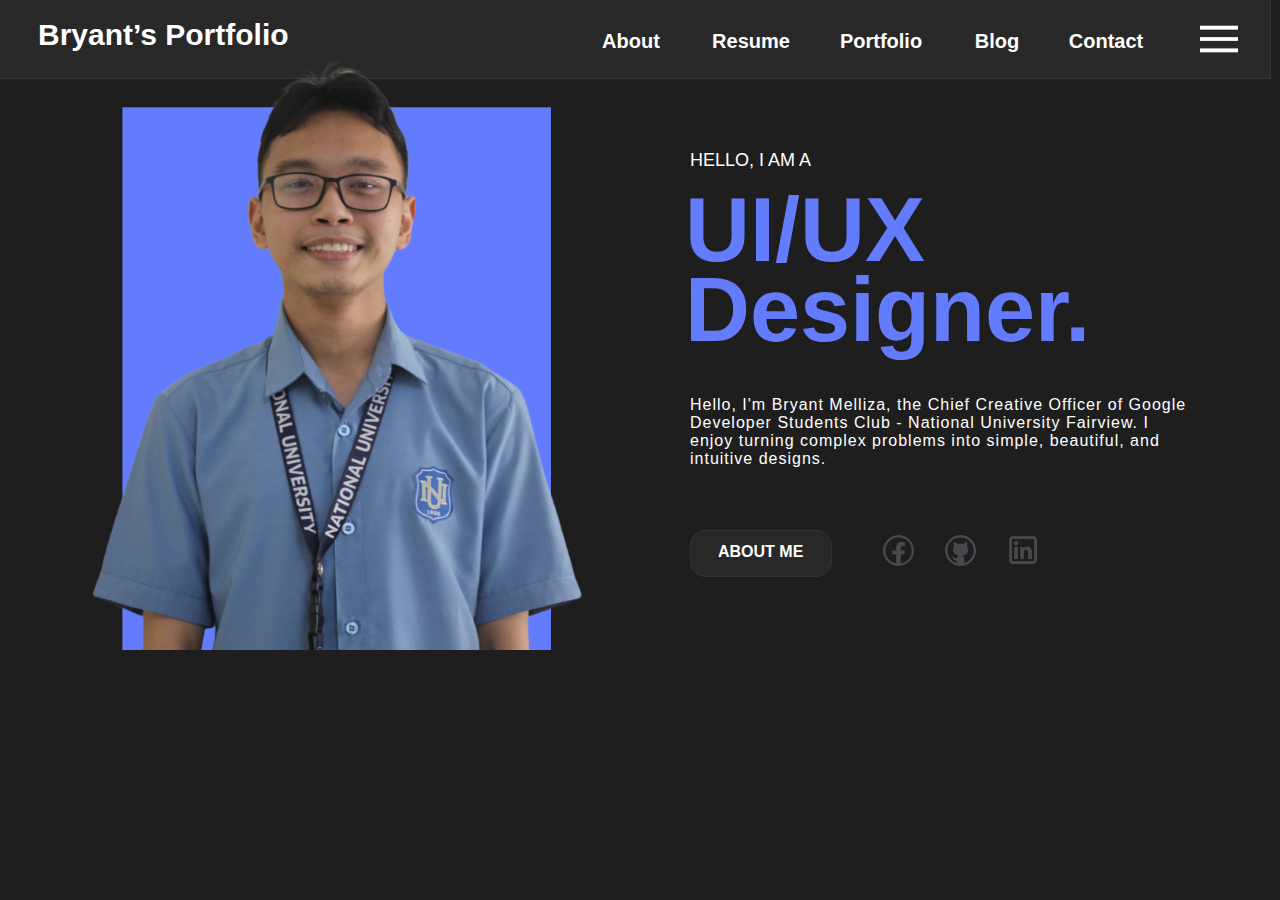
<file: index.html>
<!DOCTYPE html>
<html lang="en">
<head>
  <title>Bryant's Portfolio</title>
  <meta charset="utf-8" />
  <link rel="stylesheet" href="index.css" />
  <meta name="viewport" content="width=device-width, initial-scale=1.0">

</head>
<body class="has-scrollbar">
  <div class="landing-page">
    <div class="overlap-wrapper">
          
            <!--HEADER NAVIGATION  -->
          <div class="HEADER-NAVIGATION">
            <div class="overlap-6">
              <div class="text-wrapper-19">Bryant’s Portfolio</div>
              <a href="index.html"><button class="text-wrapper-20">About</button></a>
              <a href="resume2.html"><button class="text-wrapper-21">Resume</button></a>
              <a href="portfolio_all.html"><button class="text-wrapper-22">Portfolio</button></a>
              <a href="blog_page.html"><button class="text-wrapper-23">Blog</button></a>
              <a href="contacts.html"><button class="text-wrapper-24">Contact</button></a>
              <a href="index.html"><img class="hamburger-menu" src="hamburger.png" /></a>
            </div>
          </div>
          <img class="vector" src="bryant-landing.svg" />
        </div>

        <!-- TEXT -->
        <div class="text-contet">
          <div class="text-wrapper-7">HELLO, I AM A</div>
          <p class="hello-i-m-bryant">
            Hello, I'm Bryant Melliza, the Chief Creative Officer of Google Developer Students Club - National University Fairview. I enjoy turning complex problems into simple, beautiful, and intuitive designs.
          </p>
          <div class="text-wrapper-8">UI/UX Designer.</div>
        </div>
       
        <!-- BUTTONS -->
        <a href="about-me.html"><div class="about-me-button">
          <div class="div-wrapper"><div class="text-wrapper-9">ABOUT ME</div></div></div></a>
     

        <div class="socmeds">
            <a href="https://www.facebook.com/BryantMelliza?mibextid=ZbWKwL"><img class="facebook" src="facebook_2.png" /></a>
            <a href="https://www.linkedin.com/in/bryant-iverson-c-melliza-6759b8292/"><img class="linkedin" src="linkedin.png" /></a>
            <a href="https://github.com/brybryson?tab=repositories"><img class="github" src="github.png" /></a>
        </div>
      </div>
    </div>
  </div>
</body>
</html>
</file>
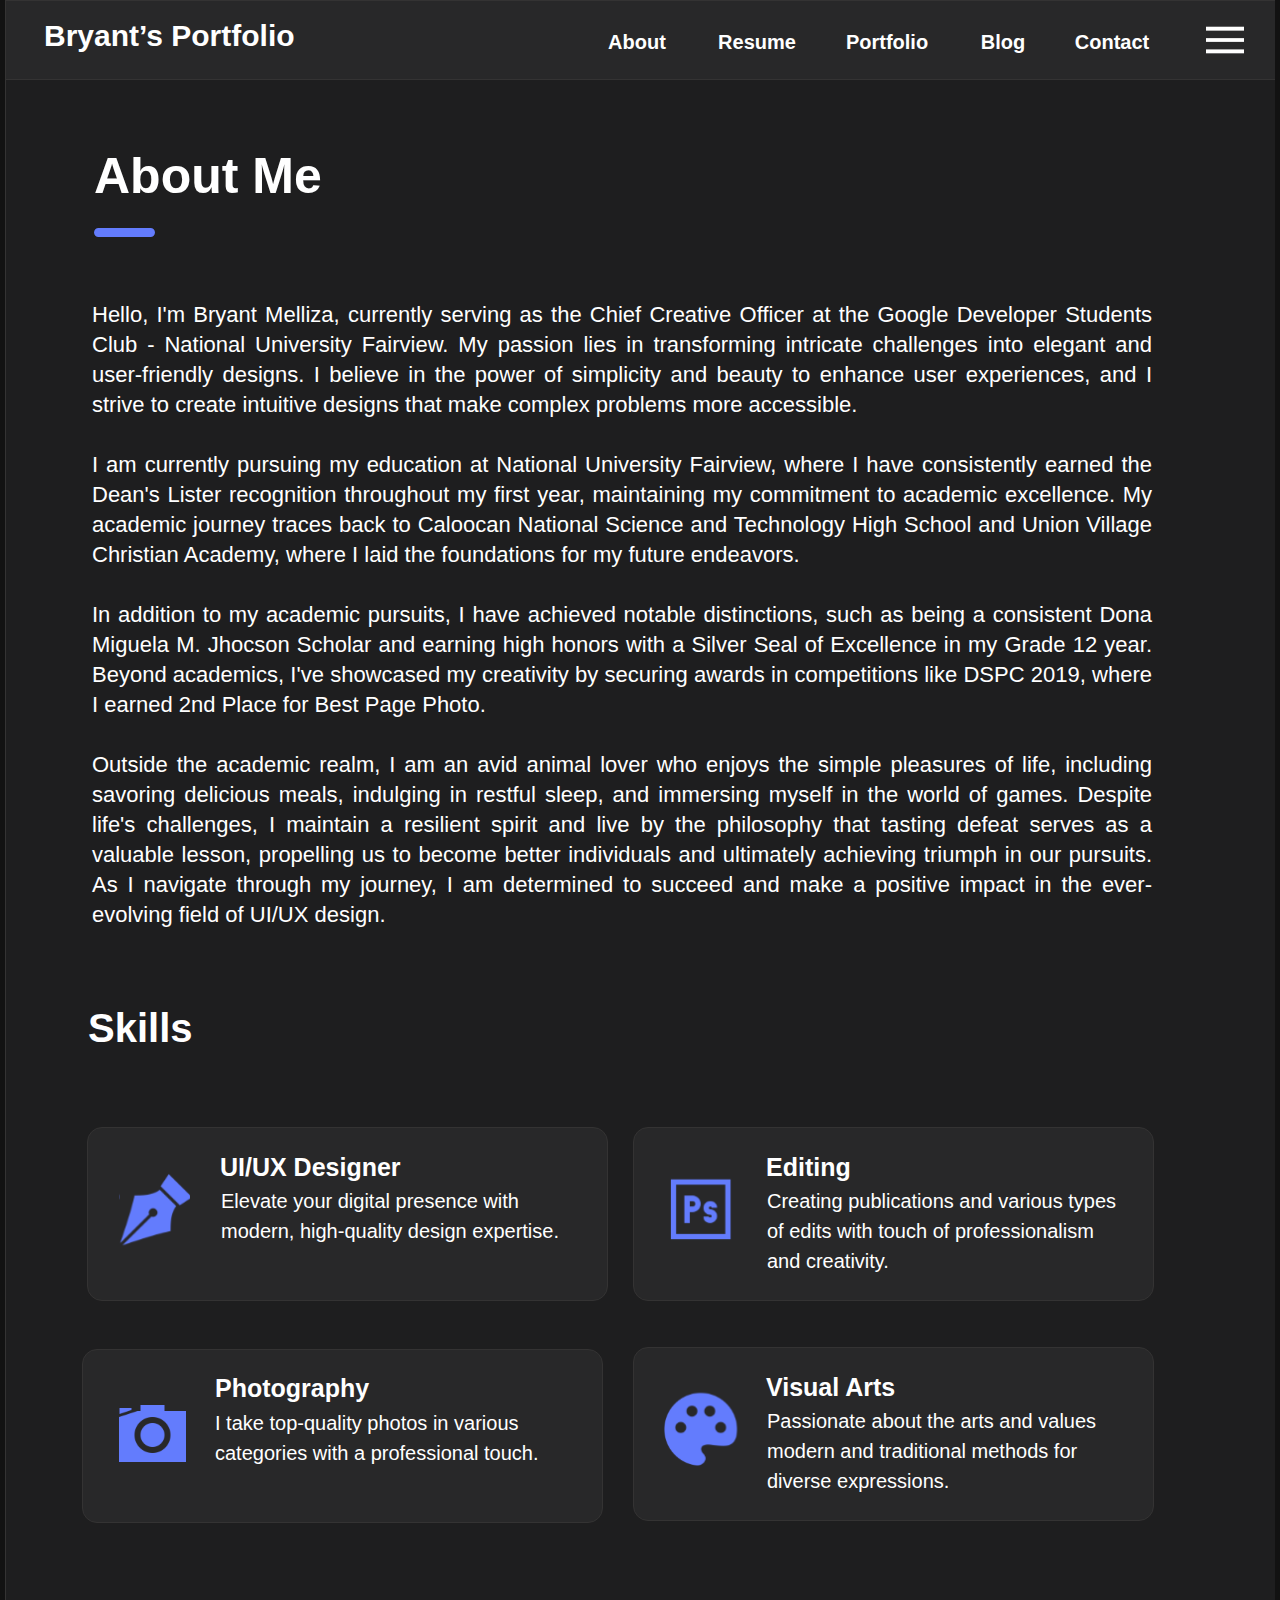
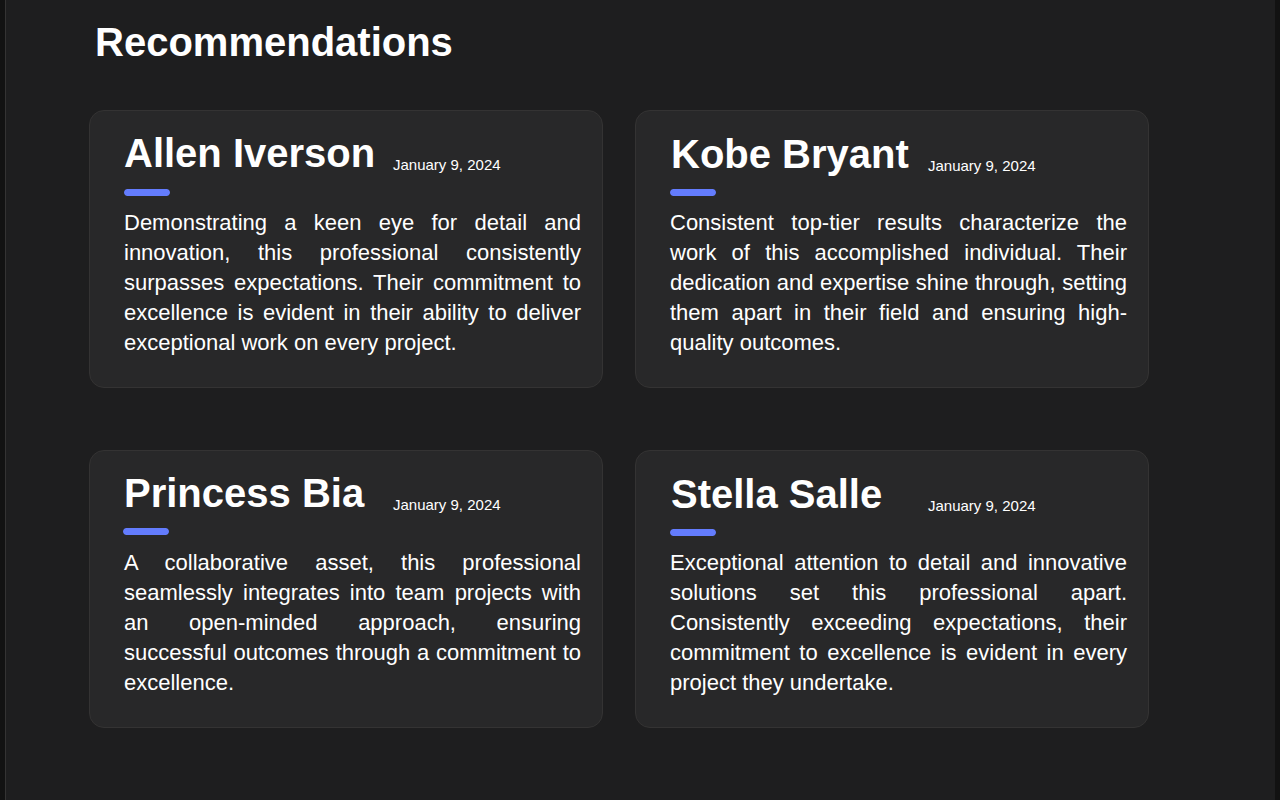
<file: about-me.html>
<!DOCTYPE html>
<html>
  <head>
    <title>Bryant’s Portfolio</title>
    <meta charset="utf-8" />
    <link rel="stylesheet" href="about-me.css" />
    <meta name="viewport" content="width=device-width, initial-scale=1.0">
  </head>
  <body>
    <div class="element-about-me">
      <div class="overlap-wrapper">
        <div class="overlap">
          <div class="base-color"></div>
          <div class="RESUME">
            <div class="text-wrapper">About Me</div>
            <img class="rectangle" src="label-rectangle.svg" />
          </div>

           <!--HEADER NAVIGATION  -->
           <div class="HEADER-NAVIGATION">
            <div class="overlap-6">
              <div class="text-wrapper-19">Bryant’s Portfolio</div>
              <a href="index.html"><button class="text-wrapper-20">About</button></a>
              <a href="resume2.html"><button class="text-wrapper-21">Resume</button></a>
              <a href="portfolio_all.html"><button class="text-wrapper-22">Portfolio</button></a>
              <a href="blog_page.html"><button class="text-wrapper-23">Blog</button></a>
              <a href="contacts.html"><button class="text-wrapper-24">Contact</button></a>
              <a href="index.css"><img class="hamburger-menu" src="hamburger.png" /></a>
            </div>
          </div>
          <img class="vector" src="bryant-landing.svg" />
        </div>


          <p class="hello-i-m-bryant">
            Hello, I&#39;m Bryant Melliza, currently serving as the Chief Creative Officer at the Google Developer
            Students Club - National University Fairview. My passion lies in transforming intricate challenges into
            elegant and user-friendly designs. I believe in the power of simplicity and beauty to enhance user
            experiences, and I strive to create intuitive designs that make complex problems more accessible.<br /><br />I
            am currently pursuing my education at National University Fairview, where I have consistently earned the
            Dean&#39;s Lister recognition throughout my first year, maintaining my commitment to academic excellence. My
            academic journey traces back to Caloocan National Science and Technology High School and Union Village
            Christian Academy, where I laid the foundations for my future endeavors.<br /><br />In addition to my
            academic pursuits, I have achieved notable distinctions, such as being a consistent Dona Miguela M. Jhocson
            Scholar and earning high honors with a Silver Seal of Excellence in my Grade 12 year. Beyond academics,
            I&#39;ve showcased my creativity by securing awards in competitions like DSPC 2019, where I earned 2nd Place
            for Best Page Photo.<br /><br />Outside the academic realm, I am an avid animal lover who enjoys the simple
            pleasures of life, including savoring delicious meals, indulging in restful sleep, and immersing myself in
            the world of games. Despite life&#39;s challenges, I maintain a resilient spirit and live by the philosophy
            that tasting defeat serves as a valuable lesson, propelling us to become better individuals and ultimately
            achieving triumph in our pursuits. As I navigate through my journey, I am determined to succeed and make a
            positive impact in the ever-evolving field of UI/UX design.
          </p>

          <div class="SKILLS">
            <div class="text-wrapper-7">Skills</div>
            <div class="UI-UX-DESIGNER">
              <div class="overlap-group-2">
                <div class="text-wrapper-8">UI/UX Designer</div>
                <p class="p">Elevate your digital presence with modern, high-quality design expertise.</p>
                <img class="pen" src="ui-ux.svg" />
              </div>
            </div>

            <div class="EDITING">
              <div class="overlap-group-2">
                <div class="text-wrapper-9">Editing</div>
                <p class="text-wrapper-10">
                  Creating publications and various types of edits with touch of professionalism and creativity.
                </p>
                <img class="icons-pen" src="photoshop.svg" />
              </div>
            </div>

            <div class="overlap-group-wrapper">
              <div class="overlap-group-2">
                <div class="text-wrapper-9">Visual Arts</div>
                <p class="text-wrapper-100">
                  Passionate about the arts and values modern and traditional methods for diverse expressions.
                </p>
                <img class="icons-pen" src="visual arts.svg" />
              </div>
            </div>

            <div class="PHOTOGRAPHY">
              <div class="overlap-group-2">
                <div class="text-wrapper-11">Photography</div>
                <p class="text-wrapper-12">
                  I take top-quality photos in various categories with a professional touch.
                </p>
                <img class="img" src="photography.svg" />
              </div>
            </div>
          </div>

          <!-- RECOMMENDATIONS -->
          

          <!-- SDSDSD -->


          <div class="RECOMMENDATIONS">
            <div class="text-wrapper-13">Recommendations</div>
            
            <div class="ALLEN-IVERSON">
              <div class="overlap-group-3">
                <div class="text-wrapper-14">Allen Iverson</div>
                <div class="text-wrapper-15">January 9, 2024</div>
                <p class="text-wrapper-16">
                  Demonstrating a keen eye for detail and innovation, this professional consistently surpasses
                  expectations. Their commitment to excellence is evident in their ability to deliver exceptional work
                  on every project.
                </p>
                <img class="rectangle-2" src="recommendation-line.svg" />
              </div>
            </div>
            <div class="KOBE-BRYANT">
              <div class="overlap-group-3">
                <div class="overlap-group-4">
                  <div class="kobe-bryant">Kobe Bryant</div>
                  <div class="text-wrapper-17">January 9, 2024</div>
                </div>
                <p class="text-wrapper-16">
                  Consistent top-tier results characterize the work of this accomplished individual. Their dedication
                  and expertise shine through, setting them apart in their field and ensuring high-quality outcomes.
                </p>
                <img class="rectangle-2" src="recommendation-line.svg" />
              </div>
            </div>

            <div class="PRINCESS-BIA">
              <div class="overlap-2">
                <div class="text-wrapper-14">Princess Bia</div>
                <div class="text-wrapper-15">January 9, 2024</div>
                <p class="text-wrapper-16"> 
                  A collaborative asset, this professional seamlessly integrates into team projects with an open-minded 
                  approach, ensuring successful outcomes through a commitment to excellence.
                </p>
              </div>
              <img class="rectangle-3" src="recommendation-line.svg" />
            </div>

            <!-- FOURTH RECOMMENDER -->
            <div class="KOBE-BRYANT-2">
              <div class="overlap-group-3-2">
                <div class="overlap-group-4-2">
                  <div class="kobe-bryant-2">Stella Salle</div>
                  <div class="text-wrapper-17-2">January 9, 2024</div>
                </div>
                <p class="text-wrapper-16-2">
                  Exceptional attention to detail and innovative solutions set this professional apart. Consistently
                  exceeding expectations, their commitment to excellence is evident in every project they undertake.
                </p>
                <img class="rectangle-2-2" src="recommendation-line.svg" />
              </div>
            </div>
            
          </div>
        </div>

      </div>
    </div>
  </body>
</html>
</file>
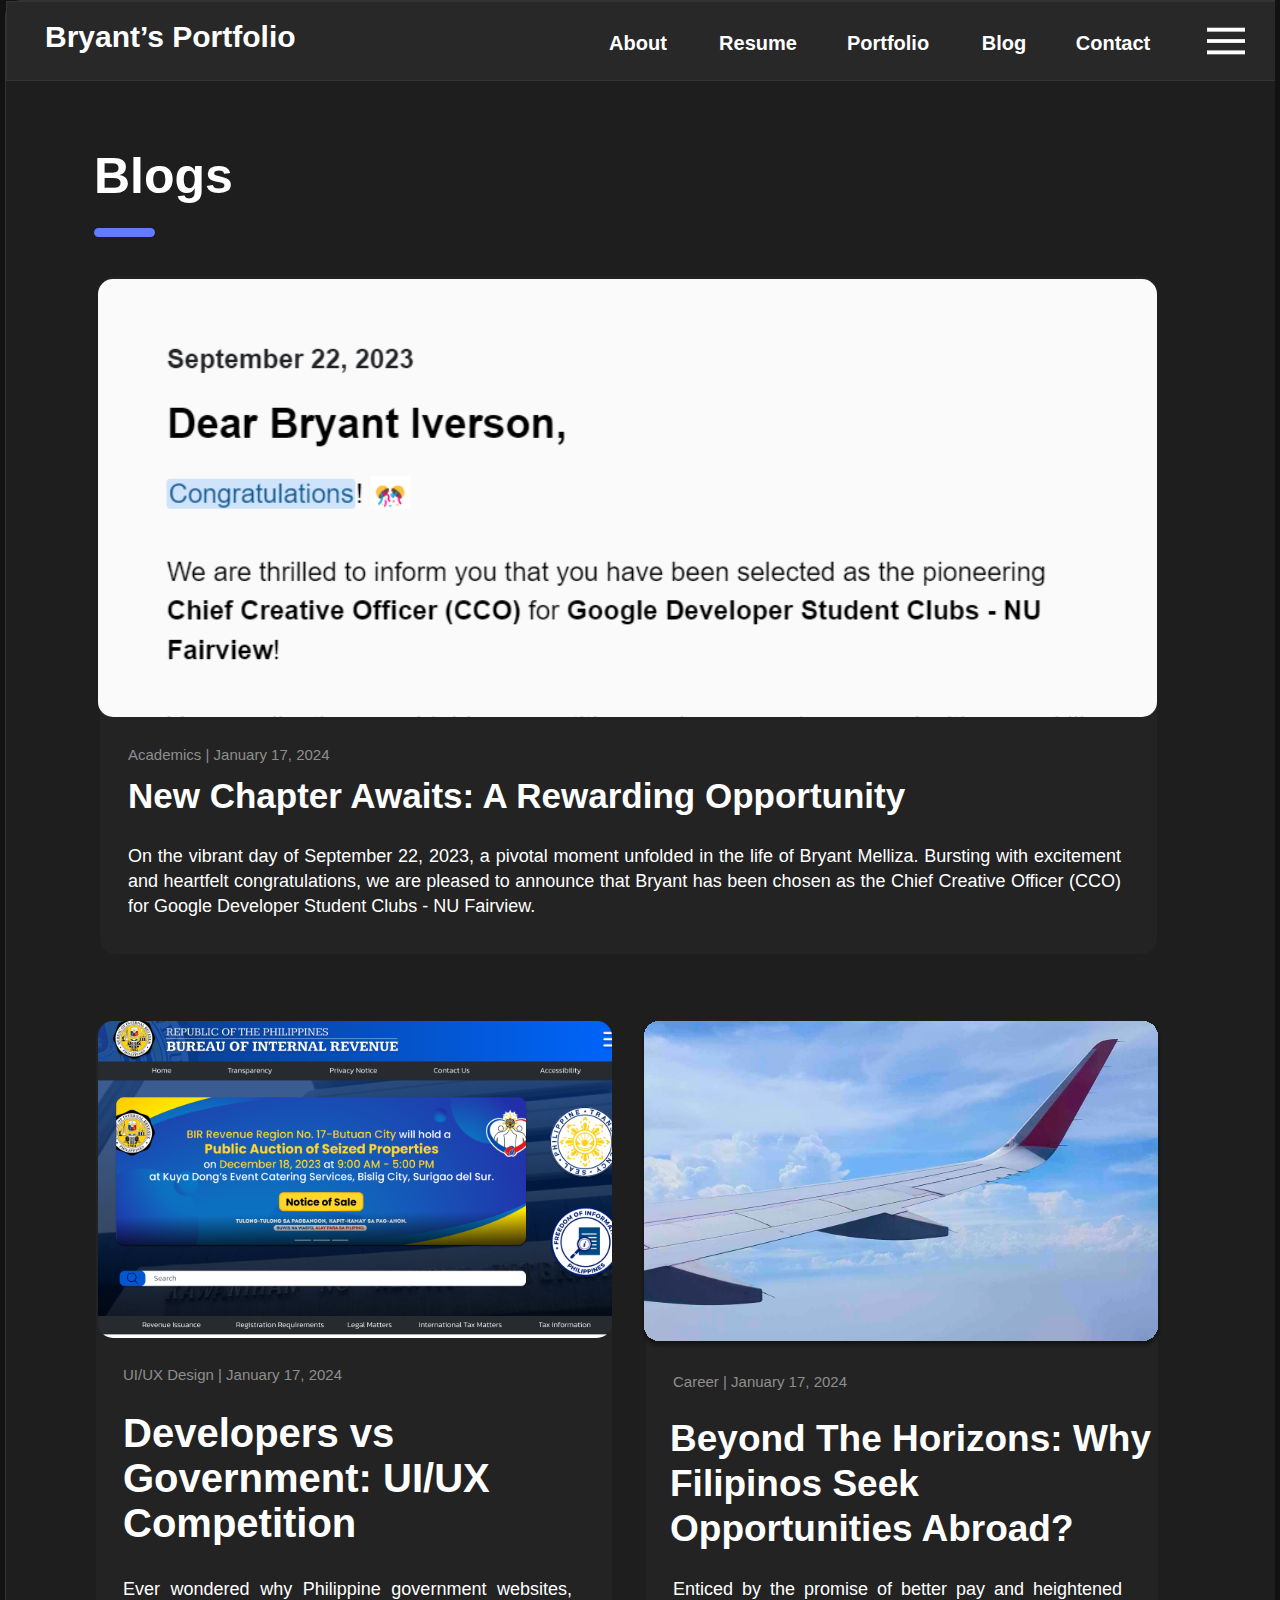
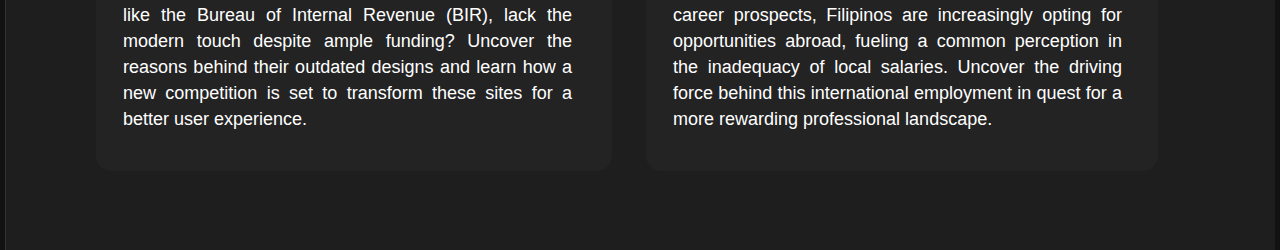
<file: blog_page.html>
<!DOCTYPE html>
<html>
  <head>
    <title>Bryant’s Portfolio</title>
    <meta charset="utf-8" />
    <link rel="stylesheet" href="blog_page.css" />
  </head>
  <body>
    <div class="element-blog">
      <div class="overlap-wrapper">
        <div class="overlap">
          <div class="RESUME">
            <div class="text-wrapper">Blogs</div>
            <img class="rectangle" src="Rectangle 2.svg" />
          </div>

            <!-- HEADER NAV -->
        <div class="HEADER-NAVIGATION">
            <div class="overlap-6">
            <div class="text-wrapper-19">Bryant’s Portfolio</div>
            <a href="index.html"><button class="text-wrapper-20">About</button></a>
            <a href="resume2.html"><button class="text-wrapper-21">Resume</button></a>
            <a href="portfolio_all.html"><button class="text-wrapper-22">Portfolio</button></a>
            <a href="blog_page.html"><button class="text-wrapper-23">Blog</button></a>
            <a href="contacts.html"><button class="text-wrapper-24">Contact</button></a>
            <a href="index.html"><img class="hamburger-menu" src="hamburger.png" /></a>
            </div>
        </div>

          <div class="banner-blog">
            <div class="overlap-2">
              <div class="container-background"></div>
              <p class="title">New Chapter Awaits: A Rewarding Opportunity</p>
              <p class="DATE">Academics | January 17, 2024</p>
              <p class="lead">
                <span class="span"
                  >On the vibrant day of September 22, 2023, a pivotal moment unfolded in the life of Bryant Melliza.
                  Bursting with excitement and heartfelt congratulations, we are pleased to announce that Bryant has
                  been chosen as the Chief Creative Officer (CCO) for Google Developer Student Clubs - NU Fairview.<br
                /></span>
                <span class="text-wrapper-7"><br /><br /><br /></span>
              </p>
              <img class="gdsc-acceptance" src="gdsc-acceptance.svg" />
            </div>
          </div>
          
          <div class="blog">
            <div class="overlap-3">
              <p class="p">Developers vs Government: UI/UX Competition</p>
              <p class="DATE-2">UI/UX Design | January 17, 2024</p>
              <p class="lead-2">
                <span class="span"
                  >Ever wondered why Philippine government websites, like the Bureau of Internal Revenue (BIR), lack the
                  modern touch despite ample funding? Uncover the reasons behind their outdated designs and learn how a
                  new competition is set to transform these sites for a better user experience.<br /><br /><br
                /></span>
                <span class="text-wrapper-7"><br /><br /><br /></span>
              </p>
              <img class="UI-UX-CONTEST" src="UX CONTEST.svg" />
            </div>
          </div>
          <div class="overlap-4">
            <div class="container-background-2"></div>
            <p class="title-2">Beyond The Horizons: Why Filipinos Seek Opportunities Abroad?</p>
            <p class="DATE-3">Career | January 17, 2024</p>
            <p class="lead-3">
              <span class="span"
                >Enticed by the promise of better pay and heightened career prospects, Filipinos are increasingly opting
                for opportunities abroad, fueling a common perception in the inadequacy of local salaries. Uncover the
                driving force behind this international employment in quest for a more rewarding professional
                landscape.<br /><br /><br /><br /><br
              /></span>
              <span class="text-wrapper-7"><br /><br /><br /></span>
            </p>
            <img class="image" src="third-blog.svg" />
          </div>
        </div>
      </div>
    </div>
  </body>
</html>
</file>
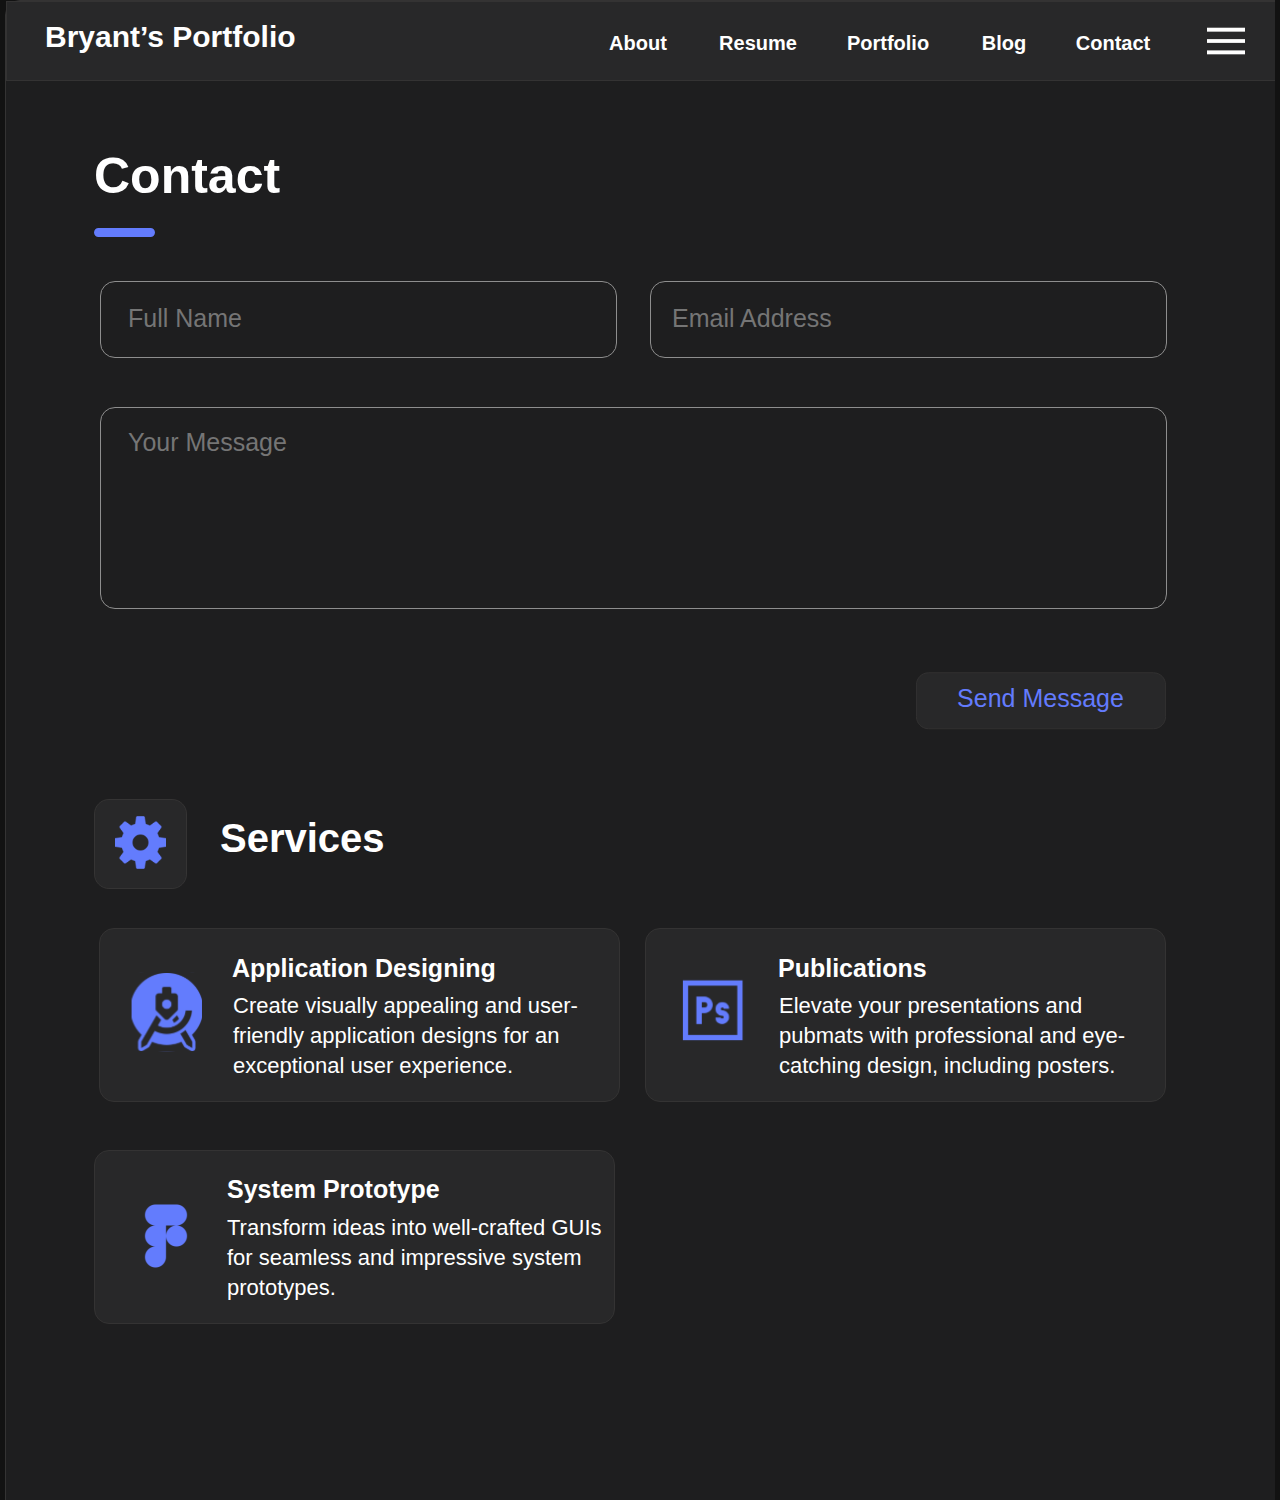
<file: contacts.html>
<!DOCTYPE html>
<html>
  <head>
  <title>Bryant’s Portfolio</title>

    <meta charset="utf-8" />
    <link rel="stylesheet" href="contacts.css" />
  </head>
  <body>
    <div class="element-contact">
      <div class="overlap-wrapper">
        <div class="overlap">
          <div class="RESUME">
            <div class="text-wrapper">Contact</div>
            <img class="rectangle" src="Rectangle 2.svg" />
          </div>



             <!--HEADER NAVIGATION  -->
        <div class="HEADER-NAVIGATION">
            <div class="overlap-6">
            <div class="text-wrapper-19">Bryant’s Portfolio</div>
            <a href="index.html"><button class="text-wrapper-20">About</button></a>
            <a href="resume2.html"><button class="text-wrapper-21">Resume</button></a>
            <a href="portfolio_all.html"><button class="text-wrapper-22">Portfolio</button></a>
            <a href="blog_page.html"><button class="text-wrapper-23">Blog</button></a>
            <a href="contacts.html"><button class="text-wrapper-24">Contact</button></a>
            <a href="index.html"><img class="hamburger-menu" src="hamburger.png" /></a>
            </div>
        </div>
  



          <div class="UI-UX-DESIGNER">
            <div class="overlap-2">
              <div class="text-wrapper-7">Application Designing</div>
              <p class="p">
                Create visually appealing and user-friendly application designs for an exceptional user experience.
              </p>
              <img class="pen" src="android.svg" />
            </div>
          </div>
          <div class="EDITING">
            <div class="overlap-2">
              <div class="text-wrapper-8">Publications</div>
              <p class="text-wrapper-9">
                Elevate your presentations and pubmats with professional and eye-catching design, including posters.
              </p>
              <img class="icons-pen" src="photoshop.svg" />
            </div>
          </div>
          <div class="PHOTOGRAPHY">
            <div class="overlap-2">
              <div class="text-wrapper-10">System Prototype</div>
              <p class="text-wrapper-11">
                Transform ideas into well-crafted GUIs for seamless and impressive system prototypes.
              </p>
              <img class="img" src="figma.svg" />
            </div>
          </div>



          <!-- INPUT PARTS WHERE USERS CAN INPUT -->
      <form action="contacts.html" method="post">
        <div class="header-label">
          <div class="pen-wrapper"><img class="pen-2" src="service.svg" /></div>
          <div class="text-wrapper-12">Services</div>
        </div>
        
        <!-- Full Name Input -->
        <div class="overlap-3">
          <div class="rectangle-2"></div>
          <input type="text" name="full_name" class="text-wrapper-14" placeholder="Full Name" required />
        </div>
        
        <!-- Message Textarea -->
        <div class="overlap-4">
          <textarea name="message" class="text-wrapper-15" placeholder="Your Message" required></textarea>
        </div>
        
        <!-- Email Address Input -->
        <div class="overlap-5">
          <div class="rectangle-2"></div>
          <input type="email" name="email" class="text-wrapper-16" placeholder="Email Address" required />
        </div>

        <!-- Submit Button -->
        <div class="submit-button">
          <button type="submit" class="div-wrapper"><div class="text-wrapper-13">Send Message</div></button>
        </div>
      </form>

        
          </div>
        </div>
      </div>
    </div>
  </body>
</html>
</file>
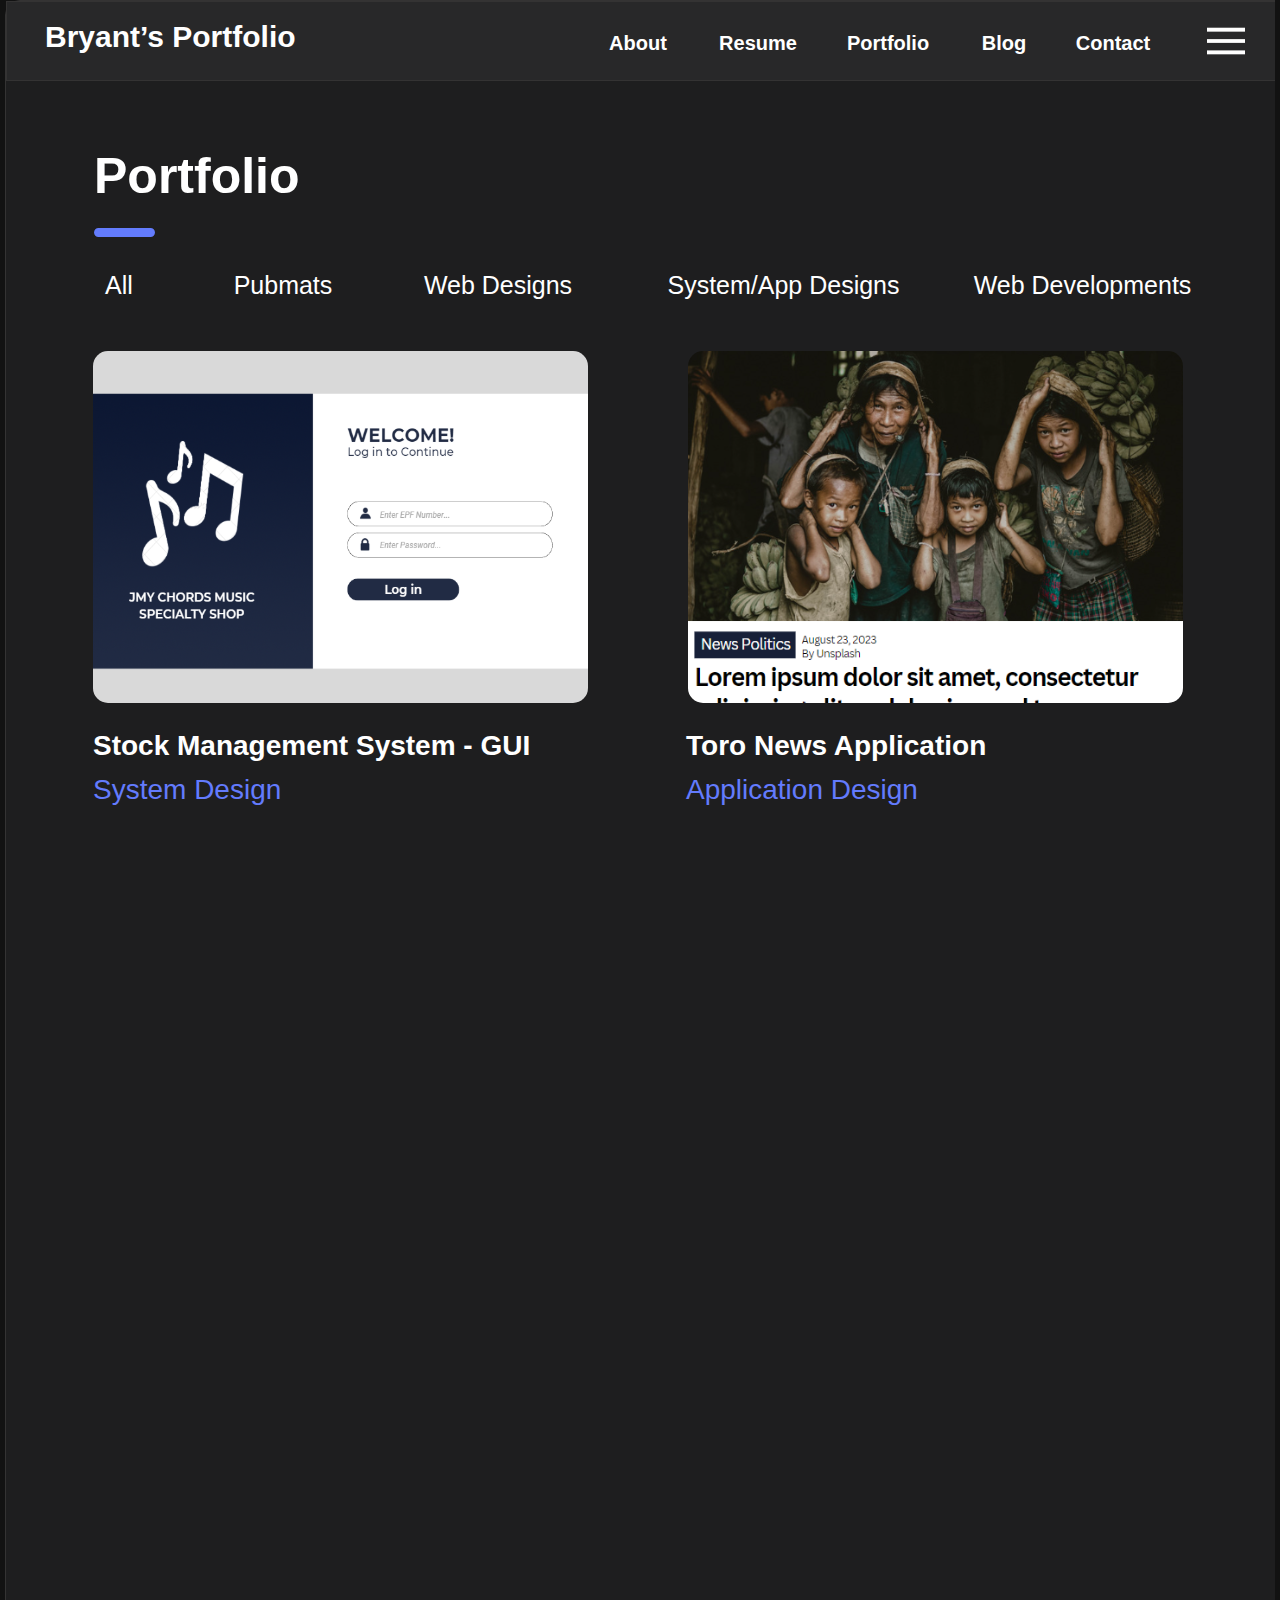
<file: portfolio_system-app-designs.html>
<!DOCTYPE html>
<html>
  <head>
    <title>Bryant’s Portfolio</title>
    <meta charset="utf-8" />
    <link rel="stylesheet" href="portfolio_system-app-designs.css" />
  </head>
  <body>
    <div class="element-portfolio-all">
      <div class="overlap-wrapper">
        <div class="overlap">
          <div class="portfolio">
            <div class="text-wrapper">Portfolio</div>
            <img class="rectangle" src="Rectangle 2.svg" />
          </div>
          
    
          <div class="div-1">
            <div class="text-wrapper-2-1">Stock Management System - GUI</div>
            <div class="text-wrapper-3-1">System Design</div>
            <img class="stock" src="stock.svg" />
          </div>

          <div class="div">
            <div class="text-wrapper-2">Toro News Application</div>
            <div class="text-wrapper-3">Application Design</div>
            <img class="toro" src="toro.svg" />
          </div>

          <!-- <div class="overlap-group">
            <div class="album-2">
              <div class="text-wrapper-4">Website Prototype</div>
              <div class="text-wrapper-5">Web Designs</div>
              <img class="web-prototype" src="web-prototype.svg" />
            </div>
            
            <div class="album-3">
              <div class="text-wrapper-6">School Orgs Pubmats</div>
              <div class="text-wrapper-7">Pubmats</div>
              <img class="gdsc" src="gdsc.svg" />
            </div>
          </div>
          <div class="overlap-2">
            <div class="album-4">
              <div class="text-wrapper-8">Looking for the Pride</div>
              <div class="text-wrapper-9">Pubmats</div>
              <img class="img" src="pride.svg" />
            </div>
            <div class="album-5">
              <div class="text-wrapper-8">Vacation Forms</div>
              <div class="text-wrapper-9">Web Developments</div>
              <img class="img" src="forms.svg" />
            </div>
          </div> -->


          <div class="navbar">
            <a href="portfolio_all.html"><button class="text-wrapper-10">All</button></a>
            <a href="portfolio_pubmats.html"><button class="text-wrapper-11">Pubmats</button></a>
            <a href="portfolio_web-designs.html"><button class="text-wrapper-12">Web Designs</button></a>
            <a href="portfolio_system-app-designs.html"><button class="text-wrapper-13">System/App Designs</button></a>
            <a href="portfolio_web-developments.html"><button class="text-wrapper-14">Web Developments</button></a>
          </div>

        <!--HEADER NAVIGATION  -->
        <div class="HEADER-NAVIGATION">
            <div class="overlap-6">
            <div class="text-wrapper-19">Bryant’s Portfolio</div>
            <a href="index.html"><button class="text-wrapper-20">About</button></a>
            <a href="resume2.html"><button class="text-wrapper-21">Resume</button></a>
            <a href="portfolio_all.html"><button class="text-wrapper-22">Portfolio</button></a>
            <a href="blog_page.html"><button class="text-wrapper-23">Blog</button></a>
            <a href="contacts.html"><button class="text-wrapper-24">Contact</button></a>
            <a href="index.html"><img class="hamburger-menu" src="hamburger.png" /></a>
            </div>
        </div>
  
        </div>
      </div>
    </div>
  </body>
</html>
</file>
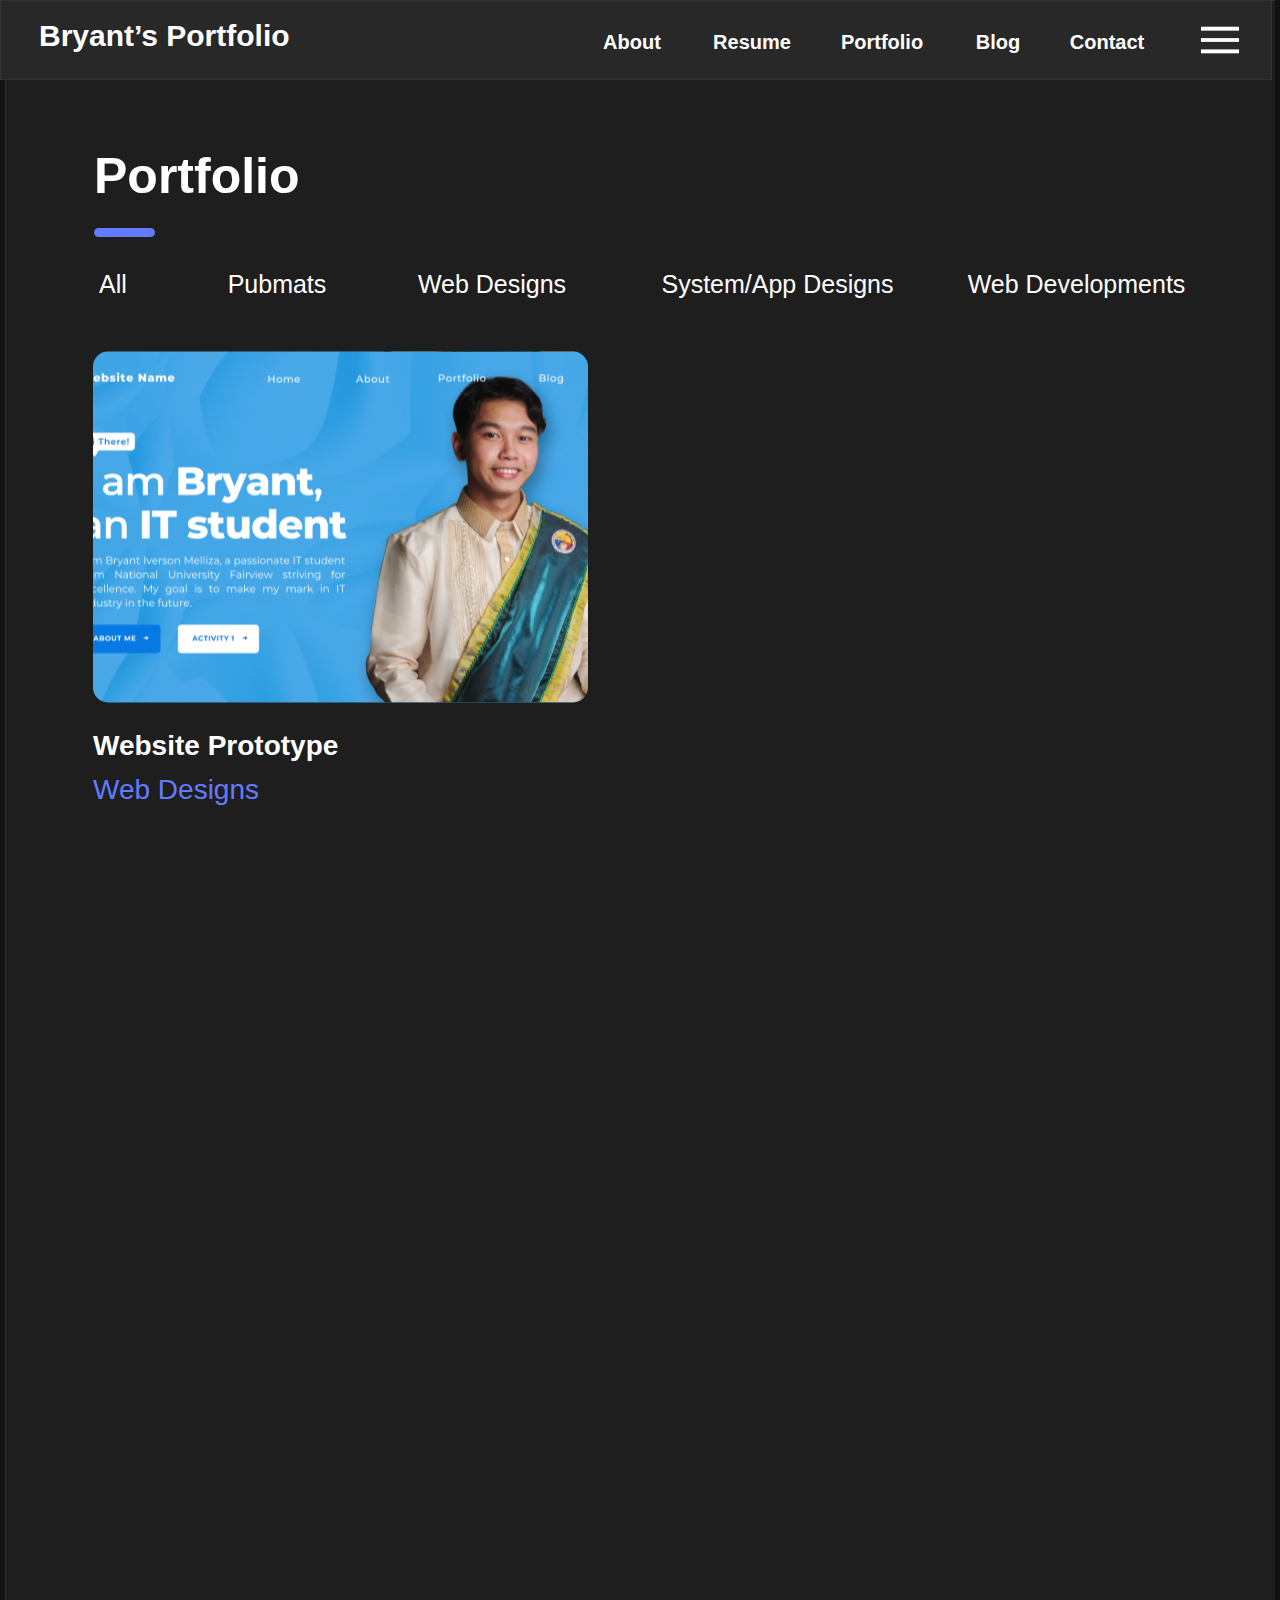
<file: portfolio_web-designs.html>
<!DOCTYPE html>
<html>
  <head>
    <title>Bryant’s Portfolio</title>
    <meta charset="utf-8" />
    <link rel="stylesheet" href="portfolio_web-designs.css" />
  </head>
  <body>
    <div class="element-portfolio-all">
      <div class="overlap-wrapper">
        <div class="overlap">
          <div class="portfolio">
            <div class="text-wrapper">Portfolio</div>
            <img class="rectangle" src="Rectangle 2.svg" />
          </div>
          
    
          <!-- <div class="div-1">
            <div class="text-wrapper-2-1">Stock Management System - GUI</div>
            <div class="text-wrapper-3-1">System Design</div>
            <img class="stock" src="stock.svg" />
          </div>

          <div class="div">
            <div class="text-wrapper-2">Toro News Application</div>
            <div class="text-wrapper-3">Application Design</div>
            <img class="toro" src="toro.svg" />
          </div> -->

        
            <div class="div-1">
              <div class="text-wrapper-2-1">Website Prototype</div>
              <div class="text-wrapper-3-1">Web Designs</div>
              <img class="stock" src="web-prototype.svg" />
            </div>
            
            <!-- <div class="album-3">
              <div class="text-wrapper-6">GDSC - NUFV Membership</div>
              <div class="text-wrapper-7">Pubmats</div>
              <img class="gdsc" src="gdsc.svg" />
            </div>
          </div>
          <div class="overlap-2">
            <div class="album-4">
              <div class="text-wrapper-8">Looking for the Pride</div>
              <div class="text-wrapper-9">Pubmats</div>
              <img class="img" src="pride.svg" />
            </div>
            <div class="album-5">
              <div class="text-wrapper-8">Vacation Forms</div>
              <div class="text-wrapper-9">Web Developments</div>
              <img class="img" src="forms.svg" />
            </div>
          </div> -->
          </div>
        </div>

          <div class="navbar">
            <a href="portfolio_all.html"><button class="text-wrapper-10">All</button></a>
            <a href="portfolio_pubmats.html"><button class="text-wrapper-11">Pubmats</button></a>
            <a href="portfolio_web-designs.html"><button class="text-wrapper-12">Web Designs</button></a>
            <a href="portfolio_system-app-designs.html"><button class="text-wrapper-13">System/App Designs</button></a>
            <a href="portfolio_web-developments.html"><button class="text-wrapper-14">Web Developments</button></a>
          </div>

        <!--HEADER NAVIGATION  -->
        <div class="HEADER-NAVIGATION">
            <div class="overlap-6">
            <div class="text-wrapper-19">Bryant’s Portfolio</div>
            <a href="index.html"><button class="text-wrapper-20">About</button></a>
            <a href="resume2.html"><button class="text-wrapper-21">Resume</button></a>
            <a href="portfolio_all.html"><button class="text-wrapper-22">Portfolio</button></a>
            <a href="blog_page.html"><button class="text-wrapper-23">Blog</button></a>
            <a href="contacts.html"><button class="text-wrapper-24">Contact</button></a>
            <a href="index.html"><img class="hamburger-menu" src="hamburger.png" /></a>
            </div>
        </div>
  
        </div>
      </div>
    </div>
  </body>
</html>
</file>
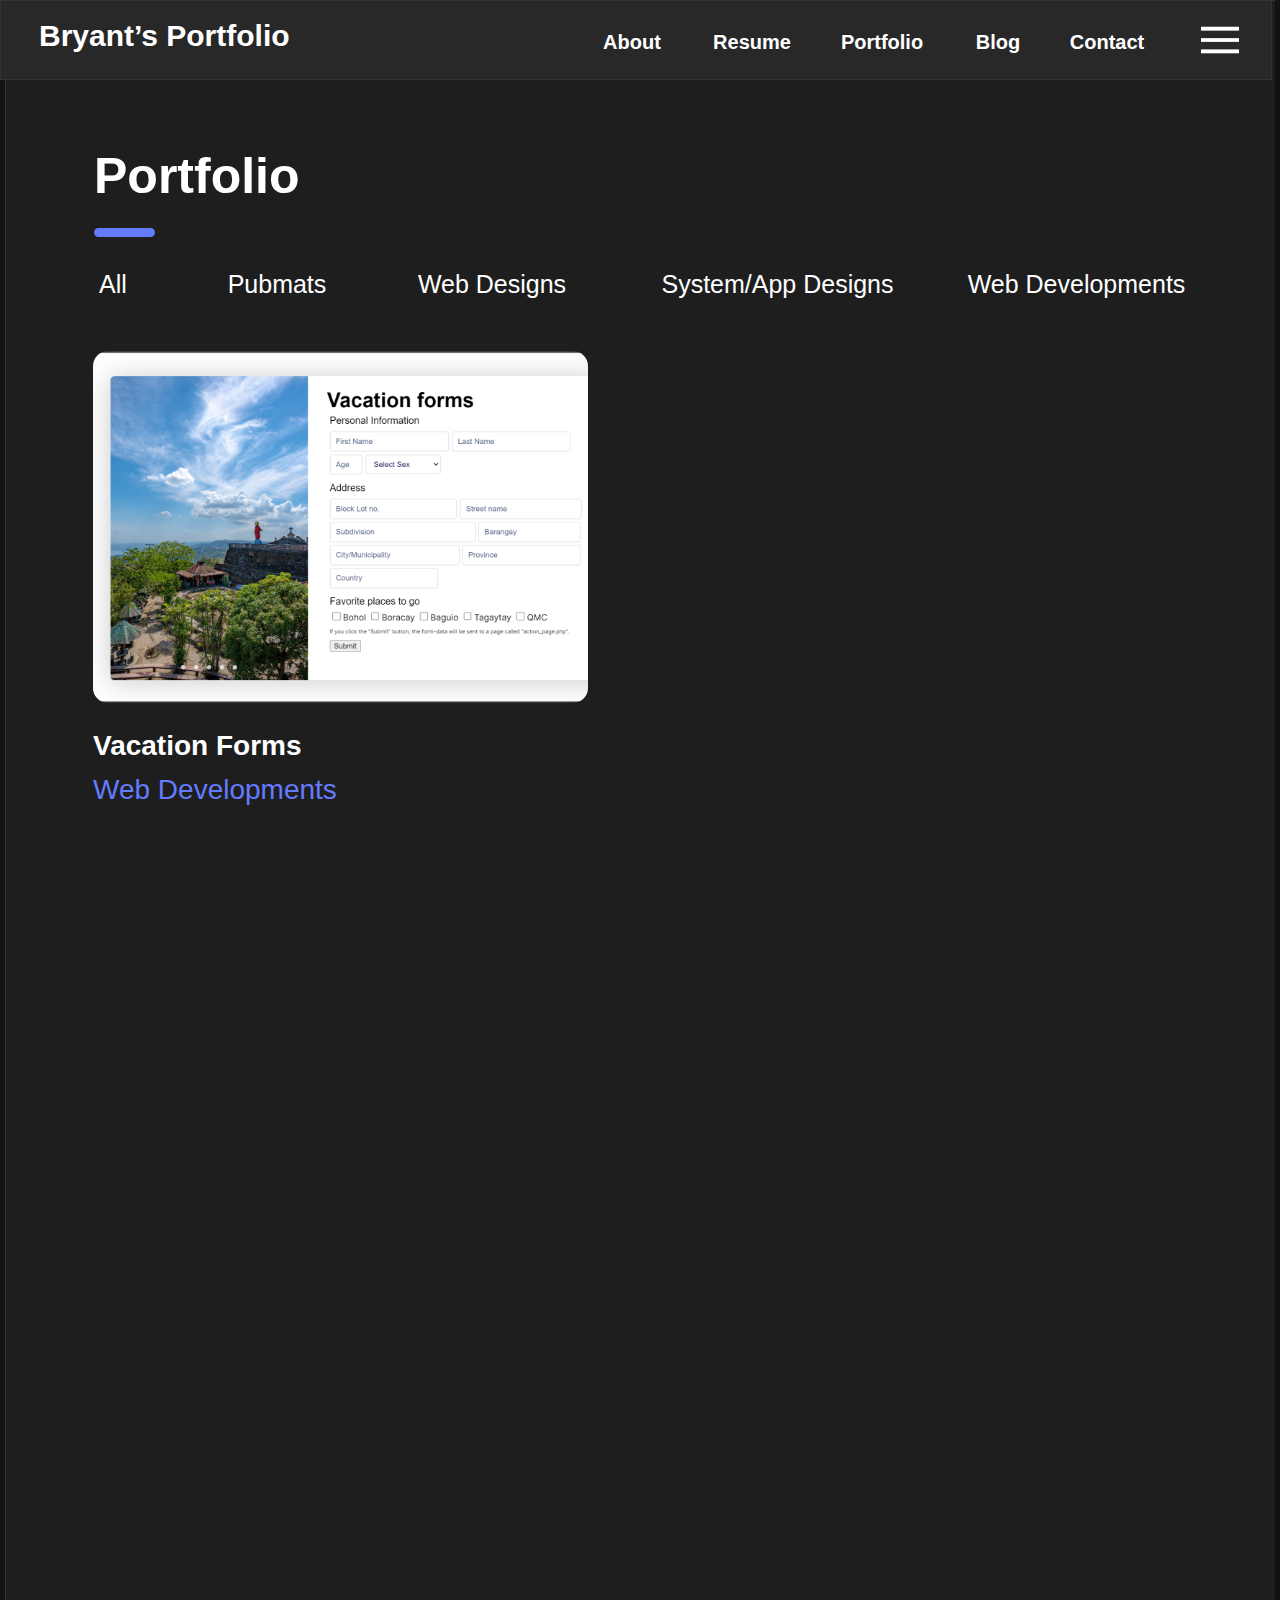
<file: portfolio_web-developments.html>
<!DOCTYPE html>
<html>
  <head>
    <title>Bryant’s Portfolio</title>
    <meta charset="utf-8" />
    <link rel="stylesheet" href="portfolio_web-developments.css" />
  </head>
  <body>
    <div class="element-portfolio-all">
      <div class="overlap-wrapper">
        <div class="overlap">
          <div class="portfolio">
            <div class="text-wrapper">Portfolio</div>
            <img class="rectangle" src="Rectangle 2.svg" />
          </div>
          
    
          <!-- <div class="div-1">
            <div class="text-wrapper-2-1">Stock Management System - GUI</div>
            <div class="text-wrapper-3-1">System Design</div>
            <img class="stock" src="stock.svg" />
          </div>

          <div class="div">
            <div class="text-wrapper-2">Toro News Application</div>
            <div class="text-wrapper-3">Application Design</div>
            <img class="toro" src="toro.svg" />
          </div>

          <div class="overlap-group">
            <div class="album-2">
              <div class="text-wrapper-4">Website Prototype</div>
              <div class="text-wrapper-5">Web Designs</div>
              <img class="web-prototype" src="web-prototype.svg" />
            </div>
            
            <div class="album-3">
              <div class="text-wrapper-6">School Orgs Pubmats</div>
              <div class="text-wrapper-7">Pubmats</div>
              <img class="gdsc" src="gdsc.svg" />
            </div>
          </div>
          <div class="overlap-2">
            <div class="album-4">
              <div class="text-wrapper-8">Looking for the Pride</div>
              <div class="text-wrapper-9">Pubmats</div>
              <img class="img" src="pride.svg" />
            </div> -->
            <div class="div-1">
              <div class="text-wrapper-2-1">Vacation Forms</div>
              <div class="text-wrapper-3-1">Web Developments</div>
              <img class="stock" src="forms.svg" />
            </div>
          </div>


          <div class="navbar">
            <a href="portfolio_all.html"><button class="text-wrapper-10">All</button></a>
            <a href="portfolio_pubmats.html"><button class="text-wrapper-11">Pubmats</button></a>
            <a href="portfolio_web-designs.html"><button class="text-wrapper-12">Web Designs</button></a>
            <a href="portfolio_system-app-designs.html"><button class="text-wrapper-13">System/App Designs</button></a>
            <a href="portfolio_web-developments.html"><button class="text-wrapper-14">Web Developments</button></a>
          </div>

        <!--HEADER NAVIGATION  -->
        <div class="HEADER-NAVIGATION">
            <div class="overlap-6">
            <div class="text-wrapper-19">Bryant’s Portfolio</div>
            <a href="index.html"><button class="text-wrapper-20">About</button></a>
            <a href="resume2.html"><button class="text-wrapper-21">Resume</button></a>
            <a href="portfolio_all.html"><button class="text-wrapper-22">Portfolio</button></a>
            <a href="blog_page.html"><button class="text-wrapper-23">Blog</button></a>
            <a href="contacts.html"><button class="text-wrapper-24">Contact</button></a>
            <a href="index.html"><img class="hamburger-menu" src="hamburger.png" /></a>
            </div>
        </div>
  
        </div>
      </div>
    </div>
  </body>
</html>
</file>
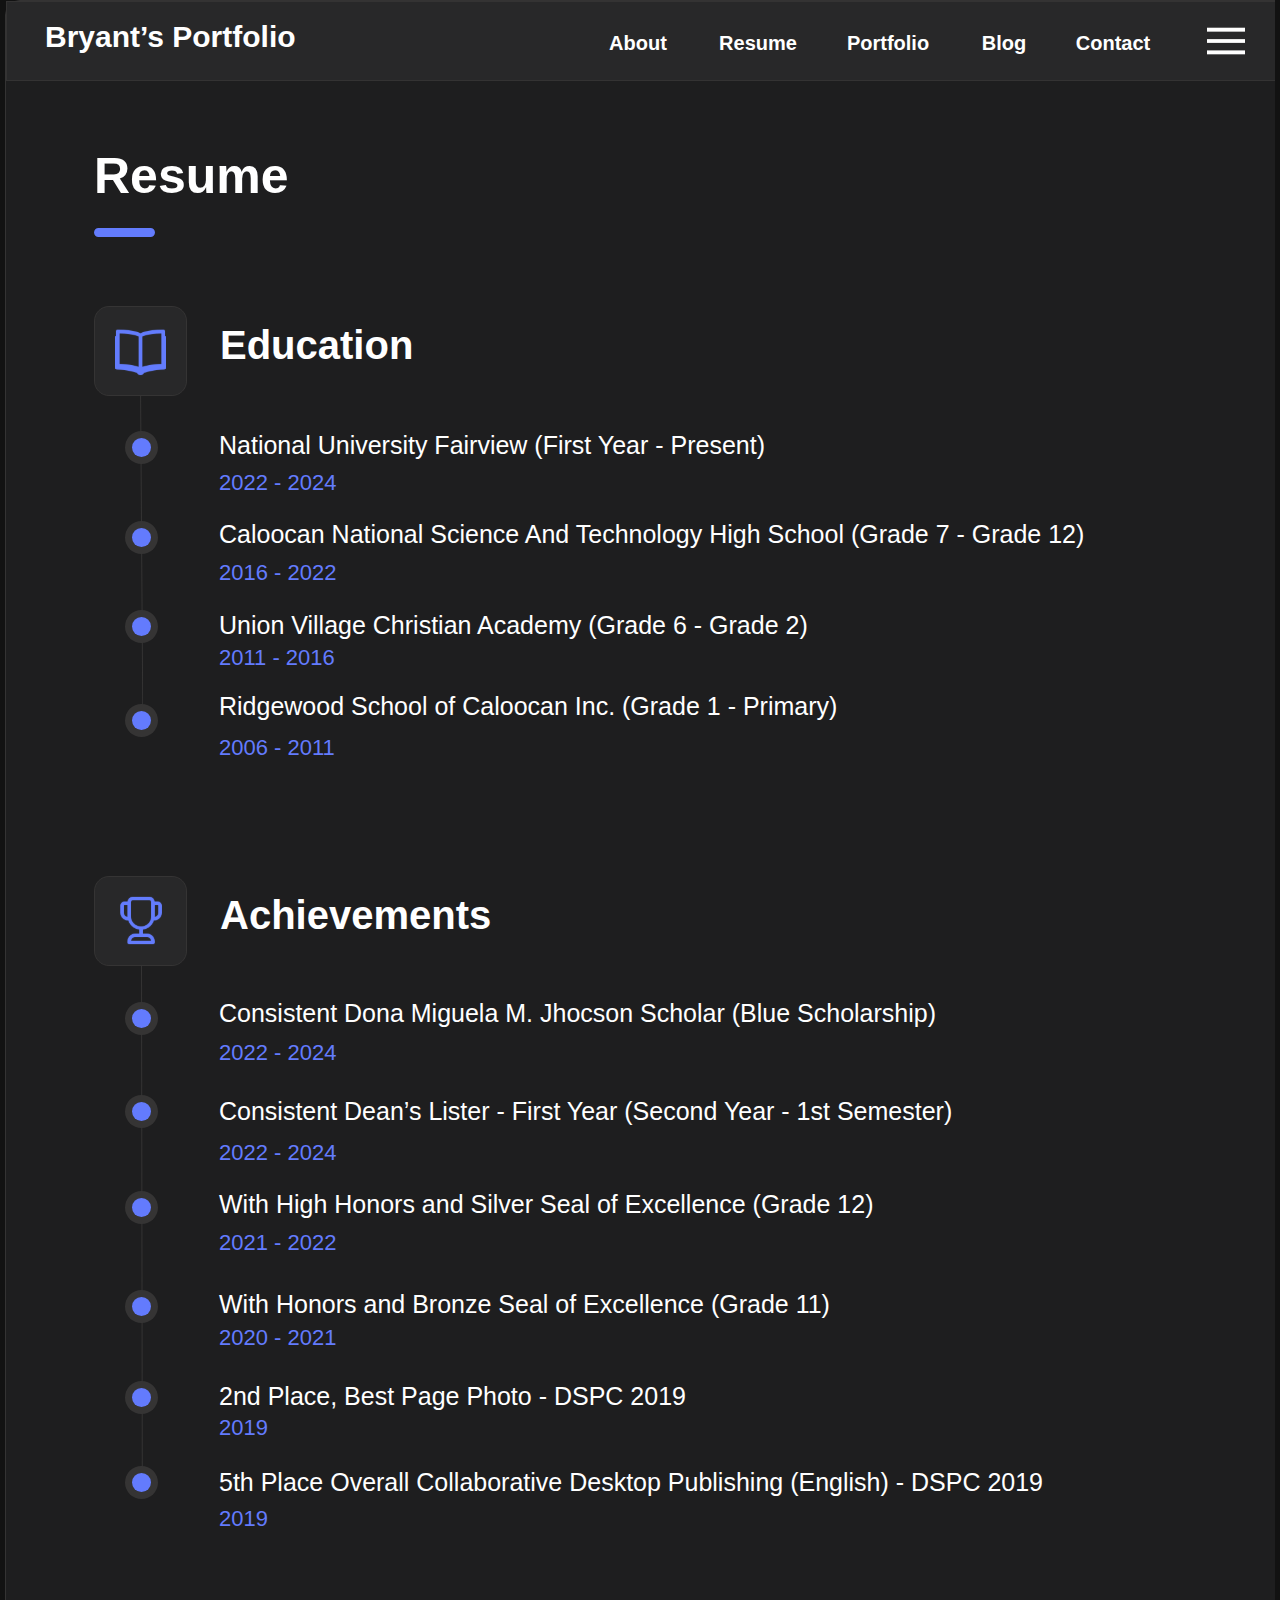
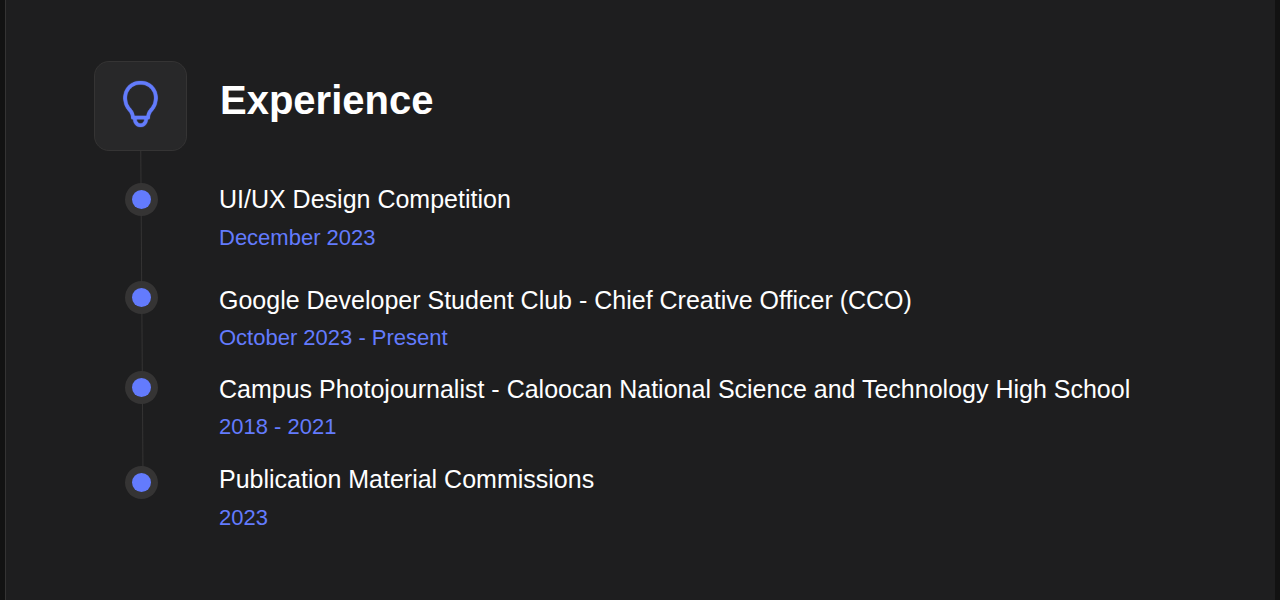
<file: resume2.html>
<!DOCTYPE html>
<html>
  <head>
    <title>Bryant’s Portfolio</title>
    <meta charset="utf-8" />
    <link rel="stylesheet" href="resume2.css" />
  </head>

  <body>
    <div class="element-resume">
      <div class="overlap-wrapper">
        <div class="overlap">
          <div class="RESUME">
            <div class="text-wrapper">Resume</div>
            <img class="rectangle" src="label-rectangle.svg" />
          </div>

          <!-- EDUCATION PART -->
          <div class="EDUCATION">
            <div class="overlap-group">
              <div class="education">
                <div class="div">
                  <div class="labels">
                    <div class="overlap-group-2">
                      <img class="line" src="education-line.svg" />
                      <div class="label"><div class="ellipse"></div></div>
                      <div class="ellipse-wrapper"><div class="ellipse"></div></div>
                      <div class="div-wrapper"><div class="ellipse"></div></div>
                      <div class="label-2"><div class="ellipse"></div></div>
                    </div>
                  </div>
                  <div class="header-label">
                    <div class="pen-wrapper"><img class="pen" src="education-icon.svg" /></div>
                    <div class="text-wrapper-2">Education</div>
                  </div>
                </div>
              </div>

              <!-- CONTENT OF EDUCATION -->
              <div class="schools-univ">
                <div class="college">
                  <p class="p">National University Fairview  (First Year - Present)</p>
                  <div class="text-wrapper-3">2022 - 2024</div>
                </div>
                <div class="high-school-shs">
                  <p class="text-wrapper-4">
                    Caloocan National Science And Technology High School (Grade 7 - Grade 12)
                  </p>
                  <div class="text-wrapper-3">2016 - 2022</div>
                </div>
                <div class="elementary">
                  <p class="text-wrapper-5">Union Village Christian Academy (Grade 6 - Grade 2)</p>
                  <div class="text-wrapper-6">2011 - 2016</div>
                </div>
                <div class="primary">
                  <p class="text-wrapper-7">Ridgewood School of Caloocan Inc. (Grade 1 - Primary)</p>
                  <div class="text-wrapper-6">2006 - 2011</div>
                </div>
              </div>
            </div>
          </div>

          <!-- ACHIEVEMENTS -->
          <div class="ACHIVEMENTS">
            <div class="overlap-2">
              <div class="overlap-group-wrapper">
                <div class="overlap-3">
                  <div class="labels-2">
                    <div class="overlap-group-3">
                      <img class="img" src="achi-line.svg" />
                      <div class="label-3"><div class="ellipse"></div></div>
                      <div class="ellipse-wrapper"><div class="ellipse"></div></div>
                      <div class="label-4"><div class="ellipse"></div></div>
                      <div class="label-5"><div class="ellipse"></div></div>
                      <div class="label-6"><div class="ellipse"></div></div>
                      <div class="label-7"><div class="ellipse"></div></div>
                    </div>
                  </div>
                  <div class="header-label">
                    <div class="icons-pen-wrapper"><img class="pen" src="achi-trophy.svg" /></div>
                    <div class="text-wrapper-2">Achievements</div>
                  </div>
                </div>
              </div>

              <!-- CONTENT OF ACHIEVEMENTS -->
              <div class="schools-univ-2">
                <div class="COLLEGE">
                  <p class="text-wrapper-8">Consistent Dean’s Lister - First Year (Second Year - 1st Semester)</p>
                  <div class="text-wrapper-3">2022 - 2024</div>
                </div>
                <div class="SCHOLARSHIP">
                  <p class="text-wrapper-81">Consistent Dona Miguela M. Jhocson Scholar (Blue Scholarship)</p>
                  <div class="text-wrapper-3">2022 - 2024</div>
                </div>
                <div class="GRADE">
                  <p class="text-wrapper-4">With High Honors and Silver Seal of Excellence (Grade 12)</p>
                  <div class="text-wrapper-3">2021 - 2022</div>
                </div>
                <div class="GRADE-2">
                  <p class="text-wrapper-9">With Honors and Bronze Seal of Excellence (Grade 11)</p>
                  <div class="text-wrapper-6">2020 - 2021</div>
                </div>
                <div class="DSPC">
                  <p class="text-wrapper-7">2nd Place, Best Page Photo - DSPC 2019</p>
                  <div class="text-wrapper-62">2019</div>
                </div>
                <div class="DSPC-2">
                  <p class="text-wrapper-10">
                    5th Place Overall Collaborative Desktop Publishing (English) - DSPC 2019
                  </p>
                  <div class="text-wrapper-11">2019</div>
                </div>
              </div>
            </div>
          </div>

          <!-- EXPERIENCES -->
          <div class="EXPERIENCE">
            <div class="overlap-4">
              <div class="education-2">
                <div class="overlap-5">
                  <div class="labels-3">
                    <div class="overlap-group-4">
                      <img class="line-2" src="expi-line.svg" />
                      <div class="label-8"><div class="ellipse"></div></div>
                      <div class="label-9"><div class="ellipse"></div></div>
                      <div class="label-10"><div class="ellipse"></div></div>
                      <div class="label-11"><div class="ellipse"></div></div>
                    </div>
                  </div>
                  <div class="header-label">
                    <div class="img-wrapper"><img class="icons-pen" src="expi-icon.svg" /></div>
                    <div class="text-wrapper-2">Experience</div>
                  </div>
                </div>
              </div>

              <!-- CONTENT OF EXPERIENCE -->
              <div class="schools-univ-3">
                <div class="COLLEGE-2">
                  <div class="text-wrapper-12">UI/UX Design Competition</div>
                  <div class="text-wrapper-13">December 2023</div>
                </div>
                <div class="GRADE-3">
                  <p class="text-wrapper-14">Google Developer Student Club - Chief Creative Officer (CCO)</p>
                  <div class="text-wrapper-15">October 2023 - Present</div>
                </div>
                <div class="GRADE-4">
                  <p class="text-wrapper-10">
                    Campus Photojournalist - Caloocan National Science and Technology High School
                  </p>
                  <div class="text-wrapper-16">2018 - 2021</div>
                </div>
                <div class="DSPC-3">
                  <div class="text-wrapper-171">Publication Material Commissions</div>
                  <div class="text-wrapper-18">2023</div>
                </div>
              </div>
            </div>
          </div>


                    <!-- TO BE EDIT!!! NAVIGATION HEADER -->
             <!--HEADER NAVIGATION  -->
           <div class="HEADER-NAVIGATION">
            <div class="overlap-6">
              <div class="text-wrapper-19">Bryant’s Portfolio</div>
              <a href="index.html"><button class="text-wrapper-20">About</button></a>
              <a href="resume2.html"><button class="text-wrapper-21">Resume</button></a>
              <a href="portfolio_all.html"><button class="text-wrapper-22">Portfolio</button></a>
              <a href="blog_page.html"><button class="text-wrapper-23">Blog</button></a>
              <a href="contacts.html"><button class="text-wrapper-24">Contact</button></a>
              <a href="index.html"><img class="hamburger-menu" src="hamburger.png" /></a>
            </div>
          </div>
          
        </div>
  
        </div>
      </div>
    </div>
  </body>
</html>
</file>
<file: index.css>
html, body {
  background-color: #1e1e1f;
  margin: 0;
  padding: 0;
  overflow-y: hidden; /* Remove vertical scrollbar */
  overflow-x:hidden;
}

.landing-page {
  background-color: #1e1e1f;
  display: flex;
  max-width: 2500px;
  margin-inline: auto;
  flex-direction: row;
  justify-content: center;
  width: 100%;
}

.has-scrollbar {
  overflow-x:auto;  /* Remove horizontal scrollbar by default */
  overflow-y:auto;
}

.landing-page .overlap-wrapper {
  background-color: #1e1e1f;
  overflow:auto;
  width: 1300px;
  height: 650px;
}

.landing-page .overlap {
  position: relative;
  width: 1300px;
  height: 650px;
}

.landing-page .overlap-group {
  position: absolute;
  width: 1300px;
  height:650px;
  top: 0;
  left: 0;
}

.landing-page .HEADER-NAVIGATION {
  position: absolute;
  width: 1282px;
  height: 68px;
  top: 0;
  left: 0;
}

.landing-page .div {
  position: relative;
  width: 1270px;
  height: 68px;
  background-color: #282829;
  border: 1px solid;
  border-color: #343333;
}



/* CORRECT HEADER NAVIGATION */
.landing-page .HEADER-NAVIGATION {
    position: absolute;
    width: 1282px;
    height: 68px;
    top: -1px;
    left: -1px;
  }
  
  .landing-page .overlap-6 {
    position: relative;
    width: 1270px;
    height: 78px;
    background-color: #282829;
    border: 1px solid;
    border-color: #343333;
  }
  
  .landing-page .text-wrapper-19 {
    position: absolute;
    width: 306px;
    top: 18px;
    left: 38px;
    font-family: "Inter-Black", Helvetica;
    font-weight: 900;
    color: #ffffff;
    font-size: 30px;
    letter-spacing: 0;
    line-height: normal;
  }
  
  .landing-page button {
    background: none; /* Remove the background color */
    border: none; /* Remove the border */
    outline: none; /* Remove the outline on focus/click */
    cursor: pointer;
    padding: 0;
    margin: 0; /* Remove any default margin */
    transition: color 0.3s; /* Add transition for smooth color change */
  }
  
  .landing-page button:hover {
    color: #637bfd; /* Change color on hover */
  }
  
  .landing-page .text-wrapper-20 {
    position: absolute;
    width: 102px;
    top: 30px;
    left: 580px;
    font-family: "Inter-Bold", Helvetica;
    font-weight: 700;
    color: #ffffff;
    font-size: 20px;
    text-align: center;
    letter-spacing: 0;
    line-height: normal;
  }
  
  .landing-page .text-wrapper-21 {
    width: 102px;
    top: 30px;
    left: 700px;
    font-family: "Inter-Bold", Helvetica;
    font-weight: 700;
    color: #ffffff;
    font-size: 20px;
    text-align: center;
    position: absolute;
    letter-spacing: 0;
    line-height: normal;
  }
  
  .landing-page .text-wrapper-22 {
    position: absolute;
    width: 122px;
    top: 30px;
    left: 820px;
    font-family: "Inter-Bold", Helvetica;
    font-weight: 700;
    color: #ffffff;
    font-size: 20px;
    text-align: center;
    letter-spacing: 0;
    line-height: normal;
  }
  
  .landing-page .text-wrapper-23 {
    position: absolute;
    width: 74px;
    top: 30px;
    left: 960px;
    font-family: "Inter-Bold", Helvetica;
    font-weight: 700;
    color: #ffffff;
    font-size: 20px;
    text-align: center;
    letter-spacing: 0;
    line-height: normal;
  }
  
  .landing-page .text-wrapper-24 {
    position: absolute;
    width: 92px;
    top: 30px;
    left: 1060px;
    font-family: "Inter-Bold", Helvetica;
    font-weight: 700;
    color: #ffffff;
    font-size: 20px;
    text-align: center;
    letter-spacing: 0;
    line-height: normal;
  }
  
  .landing-page .hamburger-menu {
    position: absolute;
    width: 38px;
    height: 38px;
    top: 20px;
    left: 1200px;
    object-fit: cover;
    filter: grayscale(100%); /* Initially, the image is fully grayscale */
    transition: filter 0.3s; /* Add a smooth transition effect */
  }
  
  .landing-page .hamburger-menu:hover {
    filter: grayscale(0%); /* Change the filter to remove grayscale on hover */
  }
  

  
  


/* NAV END HERE */




/* PHOTO */
.landing-page .vector {
  position: absolute;
  width: 671px;
  height: 600px;
  top: 50px;
  left: 0;
}





.landing-page .text-contet {
    position: absolute;
    /* Set to auto to allow content to determine width */
    height: 50px; /* Adjust height as needed */
    top: 120px;
    left: 690px;
    /*white-space: nowrap;  Prevent text from wrapping to the next line */
  }
  
  .landing-page .text-wrapper-7 {
    display: inline-block; /* Make the text appear on the same line */
    position: absolute;
    height: 100px; /* Adjust height as needed */
   top: 30px;
    font-family: "Inter-Medium", Helvetica;
    font-weight: 500;
    color: #ffffff;
    font-size: 18px;
    white-space: nowrap; /* Corrected property to prevent wrapping */
    letter-spacing: 0;
    line-height: normal;
  }
  

.landing-page .hello-i-m-bryant {
  position: absolute;
  width: 500px;
  top: 260px;
  font-family: "Inter-Medium", Helvetica;
  font-weight: 0;
  color: #ffffff;
  font-size: 16px;
  letter-spacing: 1px;
  line-height: normal;
}

.landing-page .text-wrapper-8 {
  position: absolute;
  width: 500px;
  top: 70px;
  right: 20px;
  left: -5px;
  font-family: "Inter-ExtraBold", Helvetica;
  font-weight: 800;
  color: #637bfd;
  font-size: 90px;
  letter-spacing: 0;
  line-height: 80px;
}


/* ABOUT ME BUTTON AND FACEBOOK */
.landing-page .about-me-button {
  position: absolute;
  width: 100px;
  height: 40px;
  top: 530px;
  left: 690px;
}

.landing-page .div-wrapper {
  position: relative;
  width: 140px;
  height: 45px;
  background-color: #282829;
  border-radius: 15px;
  border: 1px solid;
  border-color: #343333;
}


/* ABOUT ME + GIHUB ETC */
.landing-page .text-wrapper-9 {
  position: absolute;
  top: 12px;
  left: 27px;
  font-family: "Inter-Bold", Helvetica;
  font-weight: 700;
  color: #ffffff;
  font-size: 16px;
  letter-spacing: 0;
  line-height: normal;
  white-space: nowrap;
  transition: color 0.5s;
}

.landing-page .text-wrapper-9:hover {
  color: #637bfd;

}


.landing-page .socmeds {
  position: absolute;
  width: 150px;
  height: 40px;
  top: 530px;
  left: 880px;
}

.landing-page .facebook {
  position: absolute;
  width: 37px;
  height: 37px;
  top: 2px;
  left: 0;
  object-fit: cover;
}

.landing-page .linkedin {
  position: absolute;
  width: 40px;
  height: 40px;
  top: 0;
  left: 123px;
  object-fit: cover;
}

.landing-page .github {
  position: absolute;
  width: 37px;
  height: 37px;
  top: 2px;
  left: 62px;
  object-fit: cover;
}


/* Custom Horizontal Scrollbar */
.has-scrollbar::-webkit-scrollbar {
  height: 8px; /* Shortened height for horizontal scrollbar */
}

.has-scrollbar::-webkit-scrollbar-track {
  background: hsl(240, 1%, 17%);
  border-radius: 5px;
}

.has-scrollbar::-webkit-scrollbar-thumb {
  background: hsl(240, 2%, 33%);
  border-radius: 5px;
}
</file>
<file: about-me.css>
/* SCROLLBAR */
html, body {
  background-color: #1e1e1f;
  margin: 0;
  padding: 0;
  overflow-y: scroll; /* Enable vertical scrolling for the entire body */
  scrollbar-width: thin; /* For Firefox */
  scrollbar-color: #808394 #282829; /* thumb and track color */
  overflow-y:visible; /* Remove vertical scrollbar */
  overflow-x:hidden;
}

body::-webkit-scrollbar {
  width: 6px; /* Set the width of the scrollbar */
}

body::-webkit-scrollbar-thumb {
  background-color: #585858; /* Set the color of the thumb */
  border-radius: 10px; /* Round the corners of the thumb */
}

body::-webkit-scrollbar-track {
  background-color: #282829; /* Set the color of the track */
  border-radius: 10px; /* Round the corners of the track */
}

.element-about-me {
  background-color: #121212;
  display: flex;
  flex-direction: row;
  justify-content: center;
  width: 100%;
}

/* SCROLLBAR END */



.element-about-me {
  background-color: #121212;
  display: flex;
  flex-direction: row;
  justify-content: center;
  width: 100%;
}

.element-about-me .overlap-wrapper {
  background-color: #121212;
  overflow: hidden;
  width: 1270px;
  height: 2400px;
}

.element-about-me .overlap {
  position: relative;
  width: 1909px;
  height: 2700px;
}

.element-about-me .base-color {
  position: absolute;
  width: 1440px;
  height: 2700px;
  top: 0;
  left: 0;
  background-color: #1e1e1f;
  border-radius: 15px;
  border: 1px solid;
  border-color: #343333;
}

.element-about-me .RESUME {
  position: absolute;
  width: 309px;
  height: 90px;
  top: 147px;
  left: 89px;
}

.element-about-me .text-wrapper {
  position: absolute;
  width: 307px;
  top: 0;
  left: 0;
  font-family: "Inter-Black", Helvetica;
  font-weight: 900;
  color: #ffffff;
  font-size: 50px;
  letter-spacing: 0;
  line-height: normal;
  white-space: nowrap;
}

.element-about-me .rectangle {
  position: absolute;
  width: 61px;
  height: 9px;
  top: 81px;
  left: 0;
}


/* HEADER NAVIGATION - START */
.element-about-me .HEADER-NAVIGATION {
  position: absolute;
  width: 1282px;
  height: 68px;
  top: 0;
  left: 0;
}

.element-about-me .overlap-6 {
  position: relative;
  width: 1270px;
  height: 78px;
  background-color: #282829;
  border: 1px solid;
  border-color: #343333;
}

.element-about-me .text-wrapper-19 {
  position: absolute;
  width: 306px;
  top: 18px;
  left: 38px;
  font-family: "Inter-Black", Helvetica;
  font-weight: 900;
  color: #ffffff;
  font-size: 30px;
  letter-spacing: 0;
  line-height: normal;
}

.element-about-me button {
  background: none; /* Remove the background color */
  border: none; /* Remove the border */
  outline: none; /* Remove the outline on focus/click */
  cursor: pointer;
  padding: 0;
  margin: 0; /* Remove any default margin */
  transition: color 0.3s; /* Add transition for smooth color change */
}

.element-about-me button:hover {
  color: #637bfd; /* Change color on hover */
}

.element-about-me .text-wrapper-20,
.element-about-me .text-wrapper-21,
.element-about-me .text-wrapper-22,
.element-about-me .text-wrapper-23,
.element-about-me .text-wrapper-24 {
  position: absolute;
  font-family: "Inter-Bold", Helvetica;
  font-weight: 700;
  color: #ffffff;
  font-size: 20px;
  text-align: center;
  letter-spacing: 0;
  line-height: normal;
}

.element-about-me .text-wrapper-20 {
  width: 102px;
  top: 30px;
  left: 580px;
}

.element-about-me .text-wrapper-21 {
  width: 102px;
  top: 30px;
  left: 700px;
}

.element-about-me .text-wrapper-22 {
  width: 122px;
  top: 30px;
  left: 820px;
}

.element-about-me .text-wrapper-23 {
  width: 74px;
  top: 30px;
  left: 960px;
}

.element-about-me .text-wrapper-24 {
  width: 92px;
  top: 30px;
  left: 1060px;
}

.element-about-me .hamburger-menu {
  position: absolute;
  width: 38px;
  height: 38px;
  top: 20px;
  left: 1200px;
  object-fit: cover;
  filter: grayscale(100%); /* Initially, the image is fully grayscale */
  transition: filter 0.3s; /* Add a smooth transition effect */
}

.element-about-me .hamburger-menu:hover {
  filter: grayscale(0%); /* Change the filter to remove grayscale on hover */
}
/* HEADER NAVIGATION - END */


/* HEADER NAVIGATION - END */



.element-about-me .hello-i-m-bryant {
  position: absolute;
  width: 1060px;
  top: 278px;
  left: 92px;
  font-family: "Inter-Regular", Helvetica;
  font-weight: 400;
  color: #ffffff;
  font-size: 22px;
  text-align: justify;
  letter-spacing: 0;
  line-height: 30px;
}

.element-about-me .SKILLS {
  position: absolute;
  width: 1072px;
  height: 515px;
  top: 1006px;
  left: 82px;
}

.element-about-me .text-wrapper-7 {
  position: absolute;
  width: 307px;
  top: 0;
  left: 6px;
  font-family: "Inter-Bold", Helvetica;
  font-weight: 700;
  color: #ffffff;
  font-size: 40px;
  letter-spacing: 0;
  line-height: normal;
}

.element-about-me .UI-UX-DESIGNER {
  position: absolute;
  width: 523px;
  height: 172px;
  top: 121px;
  left: 5px;
}

.element-about-me .overlap-group-2 {
  position: relative;
  width: 519px;
  height: 172px;
  background-color: #282829;
  border-radius: 15px;
  border: 1px solid;
  border-color: #343333;
}

.element-about-me .text-wrapper-8 {
  position: absolute;
  width: 229px;
  top: 25px;
  left: 132px;
  font-family: "Inter-Bold", Helvetica;
  font-weight: 700;
  color: #ffffff;
  font-size: 25px;
  letter-spacing: 0;
  line-height: normal;
  white-space: nowrap;
}

.element-about-me .p {
  position: absolute;
  width: 375px;
  top: 38px;
  left: 133px;
  font-family: "Inter-Regular", Helvetica;
  font-weight: 400;
  color: #ffffff;
  font-size: 20px;
  letter-spacing: 0;
  line-height: 30px;
}

.element-about-me .pen {
  width: 71px;
  height: 80px;
  top: 43px;
  left: 31px;
  position: absolute;
  object-fit: cover;
}

.element-about-me .EDITING {
  position: absolute;
  width: 523px;
  height: 172px;
  top: 121px;
  left: 551px;
}

.element-about-me .text-wrapper-9 {
  position: absolute;
  width: 178px;
  top: 25px;
  left: 132px;
  font-family: "Inter-Bold", Helvetica;
  font-weight: 700;
  color: #ffffff;
  font-size: 25px;
  letter-spacing: 0;
  line-height: normal;
  white-space: nowrap;
}

.element-about-me .text-wrapper-10 {
  position: absolute;
  width: 365px;
  top: 38px;
  left: 133px;
  font-family: "Inter-Regular", Helvetica;
  font-weight: 400;
  color: #ffffff;
  font-size: 20px;
  letter-spacing: 0;
  line-height: 30px;
}

.element-about-me .text-wrapper-100 {
    position: absolute;
    width: 365px;
    top: 38px;
    left: 133px;
    font-family: "Inter-Regular", Helvetica;
    font-weight: 400;
    color: #ffffff;
    font-size: 20px;
    letter-spacing: 0;
    line-height: 30px;
  }

.element-about-me .icons-pen {
  position: absolute;
  width: 78px;
  height: 88px;
  top: 37px;
  left: 28px;
  object-fit: cover;
}

.element-about-me .overlap-group-wrapper {
  position: absolute;
  width: 523px;
  height: 172px;
  top: 341px;
  left: 551px;
}

.element-about-me .PHOTOGRAPHY {
  position: absolute;
  width: 523px;
  height: 172px;
  top: 343px;
  left: 0;
}

.element-about-me .text-wrapper-11 {
  position: absolute;
  width: 178px;
  top: 24px;
  left: 132px;
  font-family: "Inter-Bold", Helvetica;
  font-weight: 700;
  color: #ffffff;
  font-size: 25px;
  letter-spacing: 0;
  line-height: normal;
  white-space: nowrap;
}

.element-about-me .text-wrapper-12 {
  position: absolute;
  width: 376px;
  top: 38px;
  left: 132px;
  font-family: "Inter-Regular", Helvetica;
  font-weight: 400;
  color: #ffffff;
  font-size: 20px;
  letter-spacing: 0;
  line-height: 30px;
}

.element-about-me .img {
  width: 67px;
  height: 72px;
  top: 49px;
  left: 36px;
  position: absolute;
  object-fit: cover;
}


/* SCROLL BAR HORIZONTAL - RECOMMENDATIONS */



.element-about-me .RECOMMENDATIONS {
  position: absolute;
  width: 1820px;
  height: 414px;
  top: 1620px;
  left: 89px;
}

.element-about-me .text-wrapper-13 {
  position: absolute;
  width: 713px;
  top: 0;
  left: 6px;
  font-family: "Inter-Bold", Helvetica;
  font-weight: 700;
  color: #ffffff;
  font-size: 40px;
  letter-spacing: 0;
  line-height: normal;
}

.element-about-me .ALLEN-IVERSON {
  position: absolute;
  width: 588px;
  height: 276px;
  top: 90px;
  left: 0;
}

.element-about-me .overlap-group-3 {
  position: relative;
  width: 512px;
  height: 276px;
  background-color: #282829;
  border-radius: 15px;
  border: 1px solid;
  border-color: #343333;
}

.element-about-me .text-wrapper-14 {
  position: absolute;
  width: 269px;
  top: 20px;
  left: 34px;
  font-family: "Inter-Bold", Helvetica;
  font-weight: 700;
  color: #ffffff;
  font-size: 40px;
  letter-spacing: 0;
  line-height: normal;
  white-space: nowrap;
}

.element-about-me .text-wrapper-15 {
  position: absolute;
  width: 128px;
  top: 45px;
  left: 303px;
  font-family: "Inter-Regular", Helvetica;
  font-weight: 400;
  color: #ffffff;
  font-size: 15px;
  letter-spacing: 0;
  line-height: normal;
}

.element-about-me .text-wrapper-16 {
  position: absolute;
  width: 457px;
  top: 75px;
  left: 34px;
  font-family: "Inter-Regular", Helvetica;
  font-weight: 400;
  color: #ffffff;
  font-size: 22px;
  text-align: justify;
  letter-spacing: 0;
  line-height: 30px;
}

.element-about-me .rectangle-2 {
  position: absolute;
  width: 46px;
  height: 7px;
  top: 78px;
  left: 34px;
}

.element-about-me .KOBE-BRYANT {
  position: absolute;
  width: 512px;
  height: 276px;
  top: 90px;
  left: 546px;
}

.element-about-me .overlap-group-4 {
  position: absolute;
  width: 385px;
  height: 44px;
  top: 21px;
  left: 35px;
}

.element-about-me .kobe-bryant {
  position: absolute;
  width: 269px;
  top: 0;
  left: 0;
  font-family: "Inter-Bold", Helvetica;
  font-weight: 700;
  color: #ffffff;
  font-size: 40px;
  letter-spacing: 0;
  line-height: normal;
  white-space: nowrap;
}

.element-about-me .text-wrapper-17 {
  position: absolute;
  width: 128px;
  top: 25px;
  left: 257px;
  font-family: "Inter-Regular", Helvetica;
  font-weight: 400;
  color: #ffffff;
  font-size: 15px;
  letter-spacing: 0;
  line-height: normal;
}

.element-about-me .PRINCESS-BIA {
  position: absolute;
  width: 592px;
  height: 276px;
  top: 430px;
  left: 0px;
}

.element-about-me .overlap-2 {
  position: absolute;
  width: 512px;
  height: 276px;
  top: 0;
  left: 0;
  background-color: #282829;
  border-radius: 15px;
  border: 1px solid;
  border-color: #343333;
}

.element-about-me .rectangle-3 {
  position: absolute;
  width: 46px;
  height: 7px;
  top: 78px;
  left: 34px;
}

.element-about-me .scroll {
  position: absolute;
  width: 707px;
  height: 7px;
  top: 407px;
  left: 243px;
}


/* last container - recommendation */

.element-about-me .KOBE-BRYANT-2 {
  position: absolute;
  width: 512px;
  height: 276px;
  top: 430px;

  left: 546px;
}

.element-about-me .kobe-bryant-2 {
  position: absolute;
  width: 269px;
  top: 0;
  left: 0;
  font-family: "Inter-Bold", Helvetica;
  font-weight: 700;
  color: #ffffff;
  font-size: 40px;
  letter-spacing: 0;
  line-height: normal;
  white-space: nowrap;
}

.element-about-me .overlap-group-3-2 {
  position: relative;
  width: 512px;
  height: 276px;
  background-color: #282829;
  border-radius: 15px;
  border: 1px solid;
  border-color: #343333;
}

.element-about-me .overlap-group-4-2 {
  position: absolute;
  width: 385px;
  height: 44px;
  top: 21px;
  left: 35px;
}

.element-about-me .text-wrapper-17-2 {
  position: absolute;
  width: 128px;
  top: 25px;
  left: 257px;
  font-family: "Inter-Regular", Helvetica;
  font-weight: 400;
  color: #ffffff;
  font-size: 15px;
  letter-spacing: 0;
  line-height: normal;
}

.element-about-me .text-wrapper-16-2 {
  position: absolute;
  width: 457px;
  top: 75px;
  left: 34px;
  font-family: "Inter-Regular", Helvetica;
  font-weight: 400;
  color: #ffffff;
  font-size: 22px;
  text-align: justify;
  letter-spacing: 0;
  line-height: 30px;
}

.element-about-me .rectangle-2-2 {
  position: absolute;
  width: 46px;
  height: 7px;
  top: 78px;
  left: 34px;
}
</file>
<file: blog_page.css>
/* SCROLLBAR */
html, body {
    background-color: #1e1e1f;
    margin: 0;
    padding: 0;
    overflow-y: scroll; /* Enable vertical scrolling for the entire body */
    scrollbar-width: thin; /* For Firefox */
    scrollbar-color: #808394 #282829; /* thumb and track color */
    overflow-y:visible; /* Remove vertical scrollbar */
    overflow-x:hidden;
  }
  
  body::-webkit-scrollbar {
    width: 6px; /* Set the width of the scrollbar */
  }
  
  body::-webkit-scrollbar-thumb {
    background-color: #585858; /* Set the color of the thumb */
    border-radius: 10px; /* Round the corners of the thumb */
  }
  
  body::-webkit-scrollbar-track {
    background-color: #282829; /* Set the color of the track */
    border-radius: 10px; /* Round the corners of the track */
  }
  
  
  /* SCROLLBAR END */


.element-blog {
  background-color: #121212;
  display: flex;
  flex-direction: row;
  justify-content: center;
  width: 100%;
}

.element-blog .overlap-wrapper {
  background-color: #121212;
  overflow: hidden;
  width: 1270px;
  height: 1850px;
}

.element-blog .overlap {
  position: relative;
  width: 1440px;
  height: 2700px;
  background-color: #1e1e1f;
  border-radius: 15px;
  border: 1px solid;
  border-color: #343333;
}

.element-blog .RESUME {
  position: absolute;
  width: 309px;
  height: 90px;
  top: 146px;
  left: 88px;
}

.element-blog .text-wrapper {
  position: absolute;
  width: 307px;
  top: 0;
  left: 0;
  font-family: "Inter-Black", Helvetica;
  font-weight: 900;
  color: #ffffff;
  font-size: 50px;
  letter-spacing: 0;
  line-height: normal;
  white-space: nowrap;
}

.element-blog .rectangle {
  position: absolute;
  width: 61px;
  height: 9px;
  top: 81px;
  left: 0;
}


.element-blog .banner-blog {
  position: absolute;
  width: 1095px;
  height: 678px;
  top: 275px;
  left: 92px;
}

.element-blog .overlap-2 {
  position: relative;
  width: 1089px;
  height: 678px;
}

.element-blog .container-background {
  position: absolute;
  width: 1057px;
  height: 678px;
  top: 0;
  left: 2px;
  background-color: #232323;
  border-radius: 15px;
}

.element-blog .title {
  position: absolute;
  width: 1059px;
  top: 465px;
  left: 30px;
  font-family: "Inter-ExtraBold", Helvetica;
  font-weight: 800;
  color: #ffffff;
  font-size: 35px;
  letter-spacing: 0;
  line-height: normal;
  white-space: nowrap;
}

.element-blog .DATE {
  position: absolute;
  width: 313px;
  top: 455px;
  left: 30px;
  font-family: "Inter-Light", Helvetica;
  font-weight: 300;
  color: #8e8e8e;
  font-size: 15px;
  letter-spacing: 0;
  line-height: normal;
}

.element-blog .lead {
  position: absolute;
  width: 993px;
  top: 550px;
  left: 30px;
  font-family: "Inter-Regular", Helvetica;
  font-weight: 400;
  color: #ffffff;
  font-size: 18px;
  text-align: justify;
  letter-spacing: 0;
  line-height: 25px;
}

.element-blog .span {
  font-family: "Inter-Regular", Helvetica;
  font-weight: 400;
  color: #ffffff;
  font-size: 18px;
  letter-spacing: 0;
  line-height: 25px;
}

.element-blog .text-wrapper-7 {
  font-size: 22px;
}

.element-blog .gdsc-acceptance {
  position: absolute;
  width: 1059px;
  height: 438px;
  top: 3px;
  left: 0;
}

.element-blog .blog {
  position: absolute;
  width: 522px;
  height: 778px;
  top: 1020px;
  left: 90px;
}

.element-blog .overlap-3 {
  position: relative;
  width: 516px;
  height: 750px;
  background-color: #232323;
  border-radius: 15px;
}

.element-blog .p {
  width: 455px;
  top: 350px;
  left: 27px;
  position: absolute;
  font-family: "Inter-ExtraBold", Helvetica;
  font-weight: 800;
  color: #ffffff;
  font-size: 40px;
  letter-spacing: 0;
  line-height: 45px;
}

.element-blog .DATE-2 {
  top: 330px;
  left: 27px;
  position: absolute;
  width: 313px;
  font-family: "Inter-Light", Helvetica;
  font-weight: 300;
  color: #8e8e8e;
  font-size: 15px;
  letter-spacing: 0;
  line-height: normal;
}

.element-blog .lead-2 {
  top: 535px;
  left: 27px;
  position: absolute;
  width: 449px;
  font-family: "Inter-Regular", Helvetica;
  font-weight: 400;
  color: #ffffff;
  font-size: 20px;
  text-align: justify;
  letter-spacing: 0;
  line-height: 25px;
}

.element-blog .UI-UX-CONTEST {
  position: absolute;
  width: 514px;
  height: 317px;
  top: 0;
  left: 2px;
}

.element-blog .overlap-4 {
  position: absolute;
  width: 522px;
  height: 782px;
  top: 1020px;
  left: 634px;
}

.element-blog .container-background-2 {
  position: absolute;
  width: 512px;
  height: 750px;
  top: 0;
  left: 6px;
  background-color: #232323;
  border-radius: 15px;
}

.element-blog .title-2 {
  width: 490px;
  top: 358px;
  left: 30px;
  position: absolute;
  font-family: "Inter-ExtraBold", Helvetica;
  font-weight: 800;
  color: #ffffff;
  font-size: 37px;
  letter-spacing: 0;
  line-height: 45px;
}

.element-blog .DATE-3 {
  top: 337px;
  left: 33px;
  position: absolute;
  width: 313px;
  font-family: "Inter-Light", Helvetica;
  font-weight: 300;
  color: #8e8e8e;
  font-size: 15px;
  letter-spacing: 0;
  line-height: normal;
}

.element-blog .lead-3 {
  top: 535px;
  left: 33px;
  position: absolute;
  width: 449px;
  font-family: "Inter-Regular", Helvetica;
  font-weight: 400;
  color: #ffffff;
  font-size: 20px;
  text-align: justify;
  letter-spacing: 0;
  line-height: 25px;
}

.element-blog .image {
  position: absolute;
  width: 522px;
  height: 328px;
  top: 0;
  left: 0;
}


/* HEADER NAVIGATION - START */
.element-blog .HEADER-NAVIGATION {
    position: absolute;
    width: 1282px;
    height: 68px;
    top: 0;
    left: 0;
  }
  
  
  .element-blog .overlap-6 {
    position: relative;
    width: 1270px;
    height: 78px;
    background-color: #282829;
    border: 1px solid;
    border-color: #343333;
  }
  
  .element-blog .text-wrapper-19 {
    position: absolute;
    width: 306px;
    top: 18px;
    left: 38px;
    font-family: "Inter-Black", Helvetica;
    font-weight: 900;
    color: #ffffff;
    font-size: 30px;
    letter-spacing: 0;
    line-height: normal;
  }
    
  .element-blog button {
      background: none; /* Remove the background color */
      border: none; /* Remove the border */
      outline: none; /* Remove the outline on focus/click */
      cursor: pointer;
      padding: 0;
      margin: 0; /* Remove any default margin */
      transition: color 0.3s; /* Add transition for smooth color change */
    }
    
    .element-blog button:hover {
      color: #637bfd; /* Change color on hover */
    }
    
    .element-blog .text-wrapper-20,
    .element-blog .text-wrapper-21,
    .element-blog .text-wrapper-22,
    .element-blog .text-wrapper-23,
    .element-blog .text-wrapper-24 {
    position: absolute;
    font-family: "Inter-Bold", Helvetica;
    font-weight: 700;
    color: #ffffff;
    font-size: 20px;
    text-align: center;
    letter-spacing: 0;
    line-height: normal;
  }
  
  .element-blog .text-wrapper-20 {
    width: 102px;
    top: 30px;
    left: 580px;
  }
  
  .element-blog .text-wrapper-21 {
    width: 102px;
    top: 30px;
    left: 700px;
  }
  
  .element-blog .text-wrapper-22 {
    width: 122px;
    top: 30px;
    left: 820px;
  }
  
  .element-blog .text-wrapper-23 {
    width: 74px;
    top: 30px;
    left: 960px;
  }
  
  .element-blog .text-wrapper-24 {
    width: 92px;
    top: 30px;
    left: 1060px;
  }
  
  .element-blog .hamburger-menu {
    position: absolute;
    width: 38px;
    height: 38px;
    top: 20px;
    left: 1200px;
    object-fit: cover;
    filter: grayscale(100%); /* Initially, the image is fully grayscale */
    transition: filter 0.3s; /* Add a smooth transition effect */
  }
  
  .element-blog .hamburger-menu:hover {
    filter: grayscale(0%); /* Change the filter to remove grayscale on hover */
  }
  /* HEADER NAVIGATION - END */
</file>
<file: contacts.css>
/* SCROLLBAR */
html, body {
    background-color: #1e1e1f;
    margin: 0;
    padding: 0;
    overflow-y: scroll; /* Enable vertical scrolling for the entire body */
    scrollbar-width: thin; /* For Firefox */
    scrollbar-color: #808394 #282829; /* thumb and track color */
    overflow-y:visible; /* Remove vertical scrollbar */
    overflow-x:hidden;
  }
  
  body::-webkit-scrollbar {
    width: 6px; /* Set the width of the scrollbar */
  }
  
  body::-webkit-scrollbar-thumb {
    background-color: #585858; /* Set the color of the thumb */
    border-radius: 10px; /* Round the corners of the thumb */
  }
  
  body::-webkit-scrollbar-track {
    background-color: #282829; /* Set the color of the track */
    border-radius: 10px; /* Round the corners of the track */
  }
  
  
  /* SCROLLBAR END */


.element-contact {
  background-color: #121212;
  display: flex;
  flex-direction: row;
  justify-content: center;
  width: 100%;
}

.element-contact .overlap-wrapper {
  background-color: #121212;
  overflow: hidden;
  width: 1270px;
  height: 1500px;
}

.element-contact .overlap {
  position: relative;
  width: 1440px;
  height: 2700px;
  background-color: #1e1e1f;
  border-radius: 15px;
  border: 1px solid;
  border-color: #343333;
}

.element-contact .RESUME {
  position: absolute;
  width: 309px;
  height: 90px;
  top: 146px;
  left: 88px;
}

.element-contact .text-wrapper {
  position: absolute;
  width: 307px;
  top: 0;
  left: 0;
  font-family: "Inter-Black", Helvetica;
  font-weight: 900;
  color: #ffffff;
  font-size: 50px;
  letter-spacing: 0;
  line-height: normal;
  white-space: nowrap;
}

.element-contact .rectangle {
  position: absolute;
  width: 61px;
  height: 9px;
  top: 81px;
  left: 0;
}



.element-contact .UI-UX-DESIGNER {
  position: absolute;
  width: 523px;
  height: 172px;
  top: 927px;
  left: 93px;
}

.element-contact .overlap-2 {
  position: relative;
  width: 519px;
  height: 172px;
  background-color: #282829;
  border-radius: 15px;
  border: 1px solid;
  border-color: #343333;
}

.element-contact .text-wrapper-7 {
  position: absolute;
  width: 313px;
  top: 25px;
  left: 132px;
  font-family: "Inter-Bold", Helvetica;
  font-weight: 700;
  color: #ffffff;
  font-size: 25px;
  letter-spacing: 0;
  line-height: normal;
  white-space: nowrap;
}

.element-contact .p {
  position: absolute;
  width: 375px;
  top: 40px;
  left: 133px;
  font-family: "Inter-Regular", Helvetica;
  font-weight: 400;
  color: #ffffff;
  font-size: 22px;
  letter-spacing: 0;
  line-height: 30px;
}

.element-contact .pen {
  position: absolute;
  width: 71px;
  height: 80px;
  top: 43px;
  left: 31px;
  object-fit: cover;
}

.element-contact .EDITING {
  position: absolute;
  width: 523px;
  height: 172px;
  top: 927px;
  left: 639px;
}

.element-contact .text-wrapper-8 {
  position: absolute;
  width: 178px;
  top: 25px;
  left: 132px;
  font-family: "Inter-Bold", Helvetica;
  font-weight: 700;
  color: #ffffff;
  font-size: 25px;
  letter-spacing: 0;
  line-height: normal;
  white-space: nowrap;
}

.element-contact .text-wrapper-9 {
  position: absolute;
  width: 376px;
  top: 40px;
  left: 133px;
  font-family: "Inter-Regular", Helvetica;
  font-weight: 400;
  color: #ffffff;
  font-size: 22px;
  letter-spacing: 0;
  line-height: 30px;
}

.element-contact .icons-pen {
  width: 78px;
  height: 88px;
  top: 37px;
  left: 28px;
  position: absolute;
  object-fit: cover;
}

.element-contact .PHOTOGRAPHY {
  position: absolute;
  width: 523px;
  height: 172px;
  top: 1149px;
  left: 88px;
}

.element-contact .text-wrapper-10 {
  position: absolute;
  width: 328px;
  top: 24px;
  left: 132px;
  font-family: "Inter-Bold", Helvetica;
  font-weight: 700;
  color: #ffffff;
  font-size: 25px;
  letter-spacing: 0;
  line-height: normal;
  white-space: nowrap;
}

.element-contact .text-wrapper-11 {
  position: absolute;
  width: 376px;
  top: 40px;
  left: 132px;
  font-family: "Inter-Regular", Helvetica;
  font-weight: 400;
  color: #ffffff;
  font-size: 22px;
  letter-spacing: 0;
  line-height: 30px;
}

.element-contact .img {
  width: 67px;
  height: 72px;
  top: 49px;
  left: 36px;
  position: absolute;
  object-fit: cover;
}

.element-contact .header-label {
  position: absolute;
  width: 435px;
  height: 90px;
  top: 798px;
  left: 88px;
}

.element-contact .pen-wrapper {
  position: absolute;
  width: 93px;
  height: 90px;
  top: 0;
  left: 0;
  background-image: url(rectangle3.svg);
  background-size: 100% 100%;
}

.element-contact .pen-2 {
  width: 51px;
  height: 57px;
  top: 15px;
  left: 21px;
  position: absolute;
  object-fit: cover;
}

.element-contact .text-wrapper-12 {
  position: absolute;
  width: 307px;
  top: 17px;
  left: 126px;
  font-family: "Inter-Bold", Helvetica;
  font-weight: 700;
  color: #ffffff;
  font-size: 40px;
  letter-spacing: 0;
  line-height: normal;
}

.element-contact .submit-button {
  position: absolute;
  width: 10px;
  height: 68px;
  top: 666px;
  left: 910px;
}

.element-contact .div-wrapper {
  position: absolute;
  width: 250px;
  height: 68px;
  background-image: url(send\ message.svg);
  background-size: 100% 100%;
} 

.element-contact .text-wrapper-13 {
  position: absolute;
  width: 239px;
  top: 17px;
  left: 5px;
  font-family: "Inter-Medium", Helvetica;
  font-weight: 500;
  color: #637bfd;
  font-size: 25px;
  letter-spacing: 0;
  line-height: normal;
}


/* message */


.element-contact .overlap-4 {
    position: absolute;
    width: 1065px;
    height: 200px;
    top: 406px;
    left: 94px;
    border-radius: 15px;
    border: 1px solid;
    border-color: #8e8e8e;
    overflow: hidden; /* Hide content that exceeds the container */
  }
  
  .element-contact .text-wrapper-15 {
    position: absolute;
    width: 950px;
    top: 18px;
    left: 25px;
    font-family: "Inter-Regular", Helvetica;
    font-weight: 400;
    color: #8e8e8e;
    font-size: 25px;
    letter-spacing: 0;
    line-height: normal;
  }
  
  .element-contact .overlap-4 textarea {
    width: 1015px;
    height: 100%;
    border: none;
    background-color: transparent;
    font-family: "Inter-Regular", Helvetica;
    font-weight: 400;
    font-size: 25px;
    color: #ffffff;
    outline: none;
    resize: none; /* Disable textarea resizing */
    overflow-y: auto; /* Enable vertical scrollbar when content exceeds the container */
  }
  
  .element-contact .overlap-4 textarea:focus {
    color: #ffffff;
  }
  


/* EMAIL ADDRESS */


.element-contact .overlap-5 {
    position: absolute;
    width: 470px;
    height: 77px;
    top: 280px;
    left: 644px;
  }
  
  .element-contact .text-wrapper-16 {
    position: absolute;
    width: 465px;
    top: 19px;
    left: 20px;
    font-family: "Inter-Regular", Helvetica;
    font-weight: 400;
    color: #8e8e8e; /* Placeholder text color */
    font-size: 25px;
    letter-spacing: 0;
    line-height: normal;
  }
  
  .element-contact .overlap-5 input[type="email"] {
    width: 100%; /* Make the input field cover the entire width of the container */
    height: 35px;
    border: none; /* Remove the border */
    background-color: transparent; /* Remove the background color */
    font-family: "Inter-Regular", Helvetica;
    font-weight: 400;
    font-size: 25px;
    color: #ffffff; /* Input text color */
    outline: none; /* Remove the outline on focus */
  }
  
  /* Style for the input field when it is focused */
  .element-contact .overlap-5 input[type="email"]:focus {
    color: #ffffff; /* Change text color on focus */
  }
  


  /* FULL NAME */
  .element-contact .overlap-3 {
    position: absolute;
    width: 470px;
    height: 77px;
    top: 280px;
    left: 94px;
  }
  
  .element-contact .rectangle-2 {
    position: absolute;
    width: 515px;
    height: 75px;
    top: 0;
    left: 0;
    border-radius: 15px;
    border: 1px solid;
    border-color: #8e8e8e;
  }
  
  .element-contact .text-wrapper-14 {
    position: absolute;
    width: 80px;
    top: 19px;
    left: 26px;
    font-family: "Inter-Regular", Helvetica;
    font-weight: 400;
    color: #8e8e8e;
    font-size: 25px;
    letter-spacing: 0;
    line-height: normal;
  }
  
  .element-contact .overlap-3 input[type="text"] {
    width: 100%;
    height: 35PX;
    border: none;
    background-color: transparent;
    font-family: "Inter-Regular", Helvetica;
    font-weight: 400;
    font-size: 25px;
    color: #ffffff;
    outline: none;
  }
  
  .element-contact .overlap-3 input[type="text"]:focus {
    color: #ffffff;
  }
  



/* HEADER NAVIGATION - START */
.element-contact .HEADER-NAVIGATION {
    position: absolute;
    width: 1282px;
    height: 68px;
    top: 0;
    left: 0;
  }
  
  
  .element-contact .overlap-6 {
    position: relative;
    width: 1270px;
    height: 78px;
    background-color: #282829;
    border: 1px solid;
    border-color: #343333;
  }
  
  .element-contact .text-wrapper-19 {
    position: absolute;
    width: 306px;
    top: 18px;
    left: 38px;
    font-family: "Inter-Black", Helvetica;
    font-weight: 900;
    color: #ffffff;
    font-size: 30px;
    letter-spacing: 0;
    line-height: normal;
  }
    
  .element-contact button {
      background: none; /* Remove the background color */
      border: none; /* Remove the border */
      outline: none; /* Remove the outline on focus/click */
      cursor: pointer;
      padding: 0;
      margin: 0; /* Remove any default margin */
      transition: color 0.3s; /* Add transition for smooth color change */
    }
    
    .element-contact button:hover {
      color: #637bfd; /* Change color on hover */
    }
    
    .element-contact .text-wrapper-20,
    .element-contact .text-wrapper-21,
    .element-contact .text-wrapper-22,
    .element-contact .text-wrapper-23,
    .element-contact .text-wrapper-24 {
    position: absolute;
    font-family: "Inter-Bold", Helvetica;
    font-weight: 700;
    color: #ffffff;
    font-size: 20px;
    text-align: center;
    letter-spacing: 0;
    line-height: normal;
  }
  
  .element-contact .text-wrapper-20 {
    width: 102px;
    top: 30px;
    left: 580px;
  }
  
  .element-contact .text-wrapper-21 {
    width: 102px;
    top: 30px;
    left: 700px;
  }
  
  .element-contact .text-wrapper-22 {
    width: 122px;
    top: 30px;
    left: 820px;
  }
  
  .element-contact .text-wrapper-23 {
    width: 74px;
    top: 30px;
    left: 960px;
  }
  
  .element-contact .text-wrapper-24 {
    width: 92px;
    top: 30px;
    left: 1060px;
  }
  
  .element-contact .hamburger-menu {
    position: absolute;
    width: 38px;
    height: 38px;
    top: 20px;
    left: 1200px;
    object-fit: cover;
    filter: grayscale(100%); /* Initially, the image is fully grayscale */
    transition: filter 0.3s; /* Add a smooth transition effect */
  }
  
  .element-contact .hamburger-menu:hover {
    filter: grayscale(0%); /* Change the filter to remove grayscale on hover */
  }
  /* HEADER NAVIGATION - END */
</file>
<file: portfolio_system-app-designs.css>
/* SCROLLBAR */
html, body {
    background-color: #1e1e1f;
    margin: 0;
    padding: 0;
    overflow-y: scroll; /* Enable vertical scrolling for the entire body */
    scrollbar-width: thin; /* For Firefox */
    scrollbar-color: #808394 #282829; /* thumb and track color */
    overflow-y:visible; /* Remove vertical scrollbar */
    overflow-x:hidden;
  }
  
  body::-webkit-scrollbar {
    width: 6px; /* Set the width of the scrollbar */
  }
  
  body::-webkit-scrollbar-thumb {
    background-color: #585858; /* Set the color of the thumb */
    border-radius: 10px; /* Round the corners of the thumb */
  }
  
  body::-webkit-scrollbar-track {
    background-color: #282829; /* Set the color of the track */
    border-radius: 10px; /* Round the corners of the track */
  }
  
  
  /* SCROLLBAR END */
  
.element-portfolio-all {
  background-color: #121212;
  display: flex;
  flex-direction: row;
  justify-content: center;
  width: 100%;
}

.element-portfolio-all .overlap-wrapper {
  background-color: #121212;
  overflow: hidden;
  width: 1270px;
  height: 1900px;
}

.element-portfolio-all .overlap {
  position: relative;
  width: 1440px;
  height: 2700px;
  background-color: #1e1e1f;
  border-radius: 15px;
  border: 1px solid;
  border-color: #343333;

}

.element-portfolio-all .portfolio {
  position: absolute;
  width: 495px;
  height: 352px;
  top: 146px;
  left: 88px;
}

/* FIRST ALBUM */
.element-portfolio-all .div-1 {
    position: absolute;
    width: 541px;
    height: 351px;
    top: 350px;
    left: -43px;
    right: 1500px;
  }
  
  .element-portfolio-all .text-wrapper-2-1 {
    position: absolute;
    width: 537px;
    top: 379px;
    left: 130px;
    right: 200px;
    font-family: "Inter-Bold", Helvetica;
    font-weight: 700;
    color: #ffffff;
    font-size: 28px;
    letter-spacing: 0;
    line-height: normal;
  }
  
  .element-portfolio-all .text-wrapper-3-1 {
    position: absolute;
    width: 319px;
    top: 423px;
    left: 130px;
    right:200px;
    font-family: "Inter-Regular", Helvetica;
    font-weight: 400;
    color: #637bfd;
    font-size: 28px;
    letter-spacing: 0;
    line-height: normal;
  }
  
  .element-portfolio-all .stock {
    position: absolute;
    width: 495px;
    height: 352px;
    top: 0;
    right:0px;
    left: 130px;
  }

  /* END ALBUM 1 */

.element-portfolio-all .text-wrapper {
  width: 307px;
  top: 0;
  left: 0;
  font-family: "Inter-Black", Helvetica;
  font-weight: 900;
  color: #ffffff;
  font-size: 50px;
  white-space: nowrap;
  position: absolute;
  letter-spacing: 0;
  line-height: normal;
}

.element-portfolio-all .rectangle {
  position: absolute;
  width: 61px;
  height: 9px;
  top: 81px;
  left: 0;
}

.element-portfolio-all .album {
  position: absolute;
  width: 537px;
  height: 483px;
  top: 428px;
  left: 116px;
}

.element-portfolio-all .div {
  position: absolute;
  width: 541px;
  height: 351px;
  top: 350px;
  left: 680px;
}

.element-portfolio-all .text-wrapper-2 {
  position: absolute;
  width: 537px;
  top: 379px;
  left: 0;
  font-family: "Inter-Bold", Helvetica;
  font-weight: 700;
  color: #ffffff;
  font-size: 28px;
  letter-spacing: 0;
  line-height: normal;
}

.element-portfolio-all .text-wrapper-3 {
  position: absolute;
  width: 319px;
  top: 423px;
  left: 0;
  font-family: "Inter-Regular", Helvetica;
  font-weight: 400;
  color: #637bfd;
  font-size: 28px;
  letter-spacing: 0;
  line-height: normal;
}

.element-portfolio-all .toro {
  position: absolute;
  width: 495px;
  height: 352px;
  top: 0;
  left: 2px;
}

.element-portfolio-all .overlap-group {
  position: absolute;
  width: 1082px;
  height: 351px;
  top: 855px;
  left: 118px;
}

.element-portfolio-all .album-2 {
  position: absolute;
  width: 541px;
  height: 477px;
  top: 0;
  left: -30px;
}

.element-portfolio-all .text-wrapper-4 {
  position: absolute;
  width: 537px;
  top: 373px;
  left: 0px;
  font-family: "Inter-Bold", Helvetica;
  font-weight: 700;
  color: #ffffff;
  font-size: 28px;
  letter-spacing: 0;
  line-height: normal;
}

.element-portfolio-all .text-wrapper-5 {
  width: 319px;
  top: 417px;
  font-family: "Inter-Regular", Helvetica;
  font-weight: 400;
  color: #637bfd;
  font-size: 28px;
  letter-spacing: 0;
  line-height: normal;
  position: absolute;
  left: 0;
}

.element-portfolio-all .web-prototype {
  width: 495px;
  height: 351px;
  top: 0;
  object-fit: cover;
  position: absolute;
  left: 0;
}

.element-portfolio-all .album-3 {
  position: absolute;
  width: 542px;
  height: 477px;
  top: 0;
  left: 565px;
}

.element-portfolio-all .text-wrapper-6 {
  position: absolute;
  width: 537px;
  top: 373px;
  left: 1px;
  font-family: "Inter-Bold", Helvetica;
  font-weight: 700;
  color: #ffffff;
  font-size: 28px;
  letter-spacing: 0;
  line-height: normal;
}

.element-portfolio-all .text-wrapper-7 {
  position: absolute;
  width: 319px;
  top: 417px;
  left: 1px;
  font-family: "Inter-Regular", Helvetica;
  font-weight: 400;
  color: #637bfd;
  font-size: 28px;
  letter-spacing: 0;
  line-height: normal;
}

.element-portfolio-all .gdsc {
  position: absolute;
  width: 495px;
  height: 351px;
  top: 0;
  left: 0;
}

.element-portfolio-all .overlap-2 {
  position: absolute;
  width: 1081px;
  height: 482px;
  top: 1360px;
  left: 118px;
}

.element-portfolio-all .album-4 {
  position: absolute;
  width: 541px;
  height: 482px;
  top: 0;
  left: -30px;
  right: 150px;
}

.element-portfolio-all .text-wrapper-8 {
  position: absolute;
  width: 537px;
  top: 378px;
  left: 0;
  font-family: "Inter-Bold", Helvetica;
  font-weight: 700;
  color: #ffffff;
  font-size: 28px;
  letter-spacing: 0;
  line-height: normal;
}


.element-portfolio-all .text-wrapper-9 {
  position: absolute;
  width: 319px;
  top: 422px;
  left: 0;
  font-family: "Inter-Regular", Helvetica;
  font-weight: 400;
  color: #637bfd;
  font-size: 28px;
  letter-spacing: 0;
  line-height: normal;
}

.element-portfolio-all .img {
  position: absolute;
  width: 495px;
  height: 352px;
  top: 0;
  left: 0;
}

.element-portfolio-all .album-5 {
  position: absolute;
  width: 541px;
  height: 482px;
  top: 0;
  left: 565px;
}

.element-portfolio-all .navbar {
  position: absolute;
  width: 1037px;
  height: 49px;
  top: 270px;
  left: 88px;
}


.element-portfolio-all button {
  background: none; /* Remove the background color */
  border: none; /* Remove the border */
  outline: none; /* Remove the outline on focus/click */
  cursor: pointer;
  padding: 0;
  margin: 0; /* Remove any default margin */
  transition: color 0.3s; /* Add transition for smooth color change */
}

.element-portfolio-all button:hover {
  color: #637bfd; /* Change color on hover */
}

.element-portfolio-all .text-wrapper-10,
.element-portfolio-all .text-wrapper-11,
.element-portfolio-all .text-wrapper-12,
.element-portfolio-all .text-wrapper-13,
.element-portfolio-all .text-wrapper-14 {
position: absolute;
font-family: "Inter-Regular", Helvetica;
font-weight: 700;
color: #ffffff;
font-size: 18px;
text-align: center;
letter-spacing: 0;
line-height: normal;
}


.element-portfolio-all .text-wrapper-10 {
  width: 50px;
  left: 0;
  color: #ffffff;
  position: absolute;
  top: 0;
  font-family: "Inter-Medium", Helvetica;
  font-weight: 500;
  font-size: 25px;
  letter-spacing: 0;
  line-height: normal;
}

.element-portfolio-all .text-wrapper-11 {
  width: 138px;
  left: 120px;
  color: #ffffff;
  position: absolute;
  top: 0;
  font-family: "Inter-Medium", Helvetica;
  font-weight: 500;
  font-size: 25px;
  letter-spacing: 0;
  line-height: normal;
}

.element-portfolio-all .text-wrapper-12 {
  width: 168px;
  left: 320px;
  position: absolute;
  top: 0;
  font-family: "Inter-Medium", Helvetica;
  font-weight: 500;
  color: #ffffff;
  font-size: 25px;
  letter-spacing: 0;
  line-height: normal;
}

.element-portfolio-all .text-wrapper-13 {
  position: absolute;
  width: 259px;
  top: 0;
  left: 560px;
  font-family: "Inter-Medium", Helvetica;
  font-weight: 500;
  color: #ffffff;
  font-size: 25px;
  letter-spacing: 0;
  line-height: normal;
}

.element-portfolio-all .text-wrapper-14 {
  width: 237px;
  left: 870px;
  position: absolute;
  top: 0;
  font-family: "Inter-Medium", Helvetica;
  font-weight: 500;
  color: #ffffff;
  font-size: 25px;
  letter-spacing: 0;
  line-height: normal;
}


/* HEADER NAVIGATION - START */
.element-portfolio-all .HEADER-NAVIGATION {
    position: absolute;
    width: 1282px;
    height: 68px;
    top: 0;
    left: 0;
  }
  
  
  .element-portfolio-all .overlap-6 {
    position: relative;
    width: 1270px;
    height: 78px;
    background-color: #282829;
    border: 1px solid;
    border-color: #343333;
  }
  
  .element-portfolio-all .text-wrapper-19 {
    position: absolute;
    width: 306px;
    top: 18px;
    left: 38px;
    font-family: "Inter-Black", Helvetica;
    font-weight: 900;
    color: #ffffff;
    font-size: 30px;
    letter-spacing: 0;
    line-height: normal;
  }
    
  .element-portfolio-all button {
      background: none; /* Remove the background color */
      border: none; /* Remove the border */
      outline: none; /* Remove the outline on focus/click */
      cursor: pointer;
      padding: 0;
      margin: 0; /* Remove any default margin */
      transition: color 0.3s; /* Add transition for smooth color change */
    }
    
    .element-portfolio-all button:hover {
      color: #637bfd; /* Change color on hover */
    }
    
    .element-portfolio-all .text-wrapper-20,
    .element-portfolio-all .text-wrapper-21,
    .element-portfolio-all .text-wrapper-22,
    .element-portfolio-all .text-wrapper-23,
    .element-portfolio-all .text-wrapper-24 {
    position: absolute;
    font-family: "Inter-Bold", Helvetica;
    font-weight: 700;
    color: #ffffff;
    font-size: 20px;
    text-align: center;
    letter-spacing: 0;
    line-height: normal;
  }
  
  .element-portfolio-all .text-wrapper-20 {
    width: 102px;
    top: 30px;
    left: 580px;
  }
  
  .element-portfolio-all .text-wrapper-21 {
    width: 102px;
    top: 30px;
    left: 700px;
  }
  
  .element-portfolio-all .text-wrapper-22 {
    width: 122px;
    top: 30px;
    left: 820px;
  }
  
  .element-portfolio-all .text-wrapper-23 {
    width: 74px;
    top: 30px;
    left: 960px;
  }
  
  .element-portfolio-all .text-wrapper-24 {
    width: 92px;
    top: 30px;
    left: 1060px;
  }
  
  .element-portfolio-all .hamburger-menu {
    position: absolute;
    width: 38px;
    height: 38px;
    top: 20px;
    left: 1200px;
    object-fit: cover;
    filter: grayscale(100%); /* Initially, the image is fully grayscale */
    transition: filter 0.3s; /* Add a smooth transition effect */
  }
  
  .element-portfolio-all .hamburger-menu:hover {
    filter: grayscale(0%); /* Change the filter to remove grayscale on hover */
  }
  /* HEADER NAVIGATION - END */
</file>
<file: portfolio_web-designs.css>
/* SCROLLBAR */
html, body {
    background-color: #1e1e1f;
    margin: 0;
    padding: 0;
    overflow-y: scroll; /* Enable vertical scrolling for the entire body */
    scrollbar-width: thin; /* For Firefox */
    scrollbar-color: #808394 #282829; /* thumb and track color */
    overflow-y:visible; /* Remove vertical scrollbar */
    overflow-x:hidden;
  }
  
  body::-webkit-scrollbar {
    width: 6px; /* Set the width of the scrollbar */
  }
  
  body::-webkit-scrollbar-thumb {
    background-color: #585858; /* Set the color of the thumb */
    border-radius: 10px; /* Round the corners of the thumb */
  }
  
  body::-webkit-scrollbar-track {
    background-color: #282829; /* Set the color of the track */
    border-radius: 10px; /* Round the corners of the track */
  }
  
  
  /* SCROLLBAR END */
  
.element-portfolio-all {
  background-color: #121212;
  display: flex;
  flex-direction: row;
  justify-content: center;
  width: 100%;
}

.element-portfolio-all .overlap-wrapper {
  background-color: #121212;
  overflow: hidden;
  width: 1270px;
  height: 1900px;
}

.element-portfolio-all .overlap {
  position: relative;
  width: 1440px;
  height: 2700px;
  background-color: #1e1e1f;
  border-radius: 15px;
  border: 1px solid;
  border-color: #343333;

}

.element-portfolio-all .portfolio {
  position: absolute;
  width: 495px;
  height: 352px;
  top: 146px;
  left: 88px;
}

/* FIRST ALBUM */
.element-portfolio-all .div-1 {
    position: absolute;
    width: 541px;
    height: 351px;
    top: 350px;
    left: -43px;
    right: 1500px;
  }
  
  .element-portfolio-all .text-wrapper-2-1 {
    position: absolute;
    width: 537px;
    top: 379px;
    left: 130px;
    right: 200px;
    font-family: "Inter-Bold", Helvetica;
    font-weight: 700;
    color: #ffffff;
    font-size: 28px;
    letter-spacing: 0;
    line-height: normal;
  }
  
  .element-portfolio-all .text-wrapper-3-1 {
    position: absolute;
    width: 319px;
    top: 423px;
    left: 130px;
    right:200px;
    font-family: "Inter-Regular", Helvetica;
    font-weight: 400;
    color: #637bfd;
    font-size: 28px;
    letter-spacing: 0;
    line-height: normal;
  }
  
  .element-portfolio-all .stock {
    position: absolute;
    width: 495px;
    height: 352px;
    top: 0;
    right:0px;
    left: 130px;
  }

  /* END ALBUM 1 */

.element-portfolio-all .text-wrapper {
  width: 307px;
  top: 0;
  left: 0;
  font-family: "Inter-Black", Helvetica;
  font-weight: 900;
  color: #ffffff;
  font-size: 50px;
  white-space: nowrap;
  position: absolute;
  letter-spacing: 0;
  line-height: normal;
}

.element-portfolio-all .rectangle {
  position: absolute;
  width: 61px;
  height: 9px;
  top: 81px;
  left: 0;
}

.element-portfolio-all .album {
  position: absolute;
  width: 537px;
  height: 483px;
  top: 428px;
  left: 116px;
}

.element-portfolio-all .div {
  position: absolute;
  width: 541px;
  height: 351px;
  top: 350px;
  left: 680px;
}

.element-portfolio-all .text-wrapper-2 {
  position: absolute;
  width: 537px;
  top: 379px;
  left: 0;
  font-family: "Inter-Bold", Helvetica;
  font-weight: 700;
  color: #ffffff;
  font-size: 28px;
  letter-spacing: 0;
  line-height: normal;
}

.element-portfolio-all .text-wrapper-3 {
  position: absolute;
  width: 319px;
  top: 423px;
  left: 0;
  font-family: "Inter-Regular", Helvetica;
  font-weight: 400;
  color: #637bfd;
  font-size: 28px;
  letter-spacing: 0;
  line-height: normal;
}

.element-portfolio-all .toro {
  position: absolute;
  width: 495px;
  height: 352px;
  top: 0;
  left: 2px;
}

.element-portfolio-all .overlap-group {
  position: absolute;
  width: 1082px;
  height: 351px;
  top: 855px;
  left: 118px;
}

.element-portfolio-all .album-2 {
  position: absolute;
  width: 541px;
  height: 477px;
  top: 0;
  left: -30px;
}

.element-portfolio-all .text-wrapper-4 {
  position: absolute;
  width: 537px;
  top: 373px;
  left: 0px;
  font-family: "Inter-Bold", Helvetica;
  font-weight: 700;
  color: #ffffff;
  font-size: 28px;
  letter-spacing: 0;
  line-height: normal;
}

.element-portfolio-all .text-wrapper-5 {
  width: 319px;
  top: 417px;
  font-family: "Inter-Regular", Helvetica;
  font-weight: 400;
  color: #637bfd;
  font-size: 28px;
  letter-spacing: 0;
  line-height: normal;
  position: absolute;
  left: 0;
}

.element-portfolio-all .web-prototype {
  width: 495px;
  height: 351px;
  top: 0;
  object-fit: cover;
  position: absolute;
  left: 0;
}

.element-portfolio-all .album-3 {
  position: absolute;
  width: 542px;
  height: 477px;
  top: 0;
  left: 565px;
}

.element-portfolio-all .text-wrapper-6 {
  position: absolute;
  width: 537px;
  top: 373px;
  left: 1px;
  font-family: "Inter-Bold", Helvetica;
  font-weight: 700;
  color: #ffffff;
  font-size: 28px;
  letter-spacing: 0;
  line-height: normal;
}

.element-portfolio-all .text-wrapper-7 {
  position: absolute;
  width: 319px;
  top: 417px;
  left: 1px;
  font-family: "Inter-Regular", Helvetica;
  font-weight: 400;
  color: #637bfd;
  font-size: 28px;
  letter-spacing: 0;
  line-height: normal;
}

.element-portfolio-all .gdsc {
  position: absolute;
  width: 495px;
  height: 351px;
  top: 0;
  left: 0;
}

.element-portfolio-all .overlap-2 {
  position: absolute;
  width: 1081px;
  height: 482px;
  top: 1360px;
  left: 118px;
}

.element-portfolio-all .album-4 {
  position: absolute;
  width: 541px;
  height: 482px;
  top: 0;
  left: -30px;
  right: 150px;
}

.element-portfolio-all .text-wrapper-8 {
  position: absolute;
  width: 537px;
  top: 378px;
  left: 0;
  font-family: "Inter-Bold", Helvetica;
  font-weight: 700;
  color: #ffffff;
  font-size: 28px;
  letter-spacing: 0;
  line-height: normal;
}


.element-portfolio-all .text-wrapper-9 {
  position: absolute;
  width: 319px;
  top: 422px;
  left: 0;
  font-family: "Inter-Regular", Helvetica;
  font-weight: 400;
  color: #637bfd;
  font-size: 28px;
  letter-spacing: 0;
  line-height: normal;
}

.element-portfolio-all .img {
  position: absolute;
  width: 495px;
  height: 352px;
  top: 0;
  left: 0;
}

.element-portfolio-all .album-5 {
  position: absolute;
  width: 541px;
  height: 482px;
  top: 0;
  left: 565px;
}

.element-portfolio-all .navbar {
  position: absolute;
  width: 1037px;
  height: 49px;
  top: 270px;
  left: 88px;
}


.element-portfolio-all button {
  background: none; /* Remove the background color */
  border: none; /* Remove the border */
  outline: none; /* Remove the outline on focus/click */
  cursor: pointer;
  padding: 0;
  margin: 0; /* Remove any default margin */
  transition: color 0.3s; /* Add transition for smooth color change */
}

.element-portfolio-all button:hover {
  color: #637bfd; /* Change color on hover */
}

.element-portfolio-all .text-wrapper-10,
.element-portfolio-all .text-wrapper-11,
.element-portfolio-all .text-wrapper-12,
.element-portfolio-all .text-wrapper-13,
.element-portfolio-all .text-wrapper-14 {
position: absolute;
font-family: "Inter-Regular", Helvetica;
font-weight: 700;
color: #ffffff;
font-size: 18px;
text-align: center;
letter-spacing: 0;
line-height: normal;
}


.element-portfolio-all .text-wrapper-10 {
  width: 50px;
  left: 0;
  color: #ffffff;
  position: absolute;
  top: 0;
  font-family: "Inter-Medium", Helvetica;
  font-weight: 500;
  font-size: 25px;
  letter-spacing: 0;
  line-height: normal;
}

.element-portfolio-all .text-wrapper-11 {
  width: 138px;
  left: 120px;
  color: #ffffff;
  position: absolute;
  top: 0;
  font-family: "Inter-Medium", Helvetica;
  font-weight: 500;
  font-size: 25px;
  letter-spacing: 0;
  line-height: normal;
}

.element-portfolio-all .text-wrapper-12 {
  width: 168px;
  left: 320px;
  position: absolute;
  top: 0;
  font-family: "Inter-Medium", Helvetica;
  font-weight: 500;
  color: #ffffff;
  font-size: 25px;
  letter-spacing: 0;
  line-height: normal;
}

.element-portfolio-all .text-wrapper-13 {
  position: absolute;
  width: 259px;
  top: 0;
  left: 560px;
  font-family: "Inter-Medium", Helvetica;
  font-weight: 500;
  color: #ffffff;
  font-size: 25px;
  letter-spacing: 0;
  line-height: normal;
}

.element-portfolio-all .text-wrapper-14 {
  width: 237px;
  left: 870px;
  position: absolute;
  top: 0;
  font-family: "Inter-Medium", Helvetica;
  font-weight: 500;
  color: #ffffff;
  font-size: 25px;
  letter-spacing: 0;
  line-height: normal;
}


/* HEADER NAVIGATION - START */
.element-portfolio-all .HEADER-NAVIGATION {
    position: absolute;
    width: 1282px;
    height: 68px;
    top: 0;
    left: 0;
  }
  
  
  .element-portfolio-all .overlap-6 {
    position: relative;
    width: 1270px;
    height: 78px;
    background-color: #282829;
    border: 1px solid;
    border-color: #343333;
  }
  
  .element-portfolio-all .text-wrapper-19 {
    position: absolute;
    width: 306px;
    top: 18px;
    left: 38px;
    font-family: "Inter-Black", Helvetica;
    font-weight: 900;
    color: #ffffff;
    font-size: 30px;
    letter-spacing: 0;
    line-height: normal;
  }
    
  .element-portfolio-all button {
      background: none; /* Remove the background color */
      border: none; /* Remove the border */
      outline: none; /* Remove the outline on focus/click */
      cursor: pointer;
      padding: 0;
      margin: 0; /* Remove any default margin */
      transition: color 0.3s; /* Add transition for smooth color change */
    }
    
    .element-portfolio-all button:hover {
      color: #637bfd; /* Change color on hover */
    }
    
    .element-portfolio-all .text-wrapper-20,
    .element-portfolio-all .text-wrapper-21,
    .element-portfolio-all .text-wrapper-22,
    .element-portfolio-all .text-wrapper-23,
    .element-portfolio-all .text-wrapper-24 {
    position: absolute;
    font-family: "Inter-Bold", Helvetica;
    font-weight: 700;
    color: #ffffff;
    font-size: 20px;
    text-align: center;
    letter-spacing: 0;
    line-height: normal;
  }
  
  .element-portfolio-all .text-wrapper-20 {
    width: 102px;
    top: 30px;
    left: 580px;
  }
  
  .element-portfolio-all .text-wrapper-21 {
    width: 102px;
    top: 30px;
    left: 700px;
  }
  
  .element-portfolio-all .text-wrapper-22 {
    width: 122px;
    top: 30px;
    left: 820px;
  }
  
  .element-portfolio-all .text-wrapper-23 {
    width: 74px;
    top: 30px;
    left: 960px;
  }
  
  .element-portfolio-all .text-wrapper-24 {
    width: 92px;
    top: 30px;
    left: 1060px;
  }
  
  .element-portfolio-all .hamburger-menu {
    position: absolute;
    width: 38px;
    height: 38px;
    top: 20px;
    left: 1200px;
    object-fit: cover;
    filter: grayscale(100%); /* Initially, the image is fully grayscale */
    transition: filter 0.3s; /* Add a smooth transition effect */
  }
  
  .element-portfolio-all .hamburger-menu:hover {
    filter: grayscale(0%); /* Change the filter to remove grayscale on hover */
  }
  /* HEADER NAVIGATION - END */
</file>
<file: portfolio_web-developments.css>
/* SCROLLBAR */
html, body {
    background-color: #1e1e1f;
    margin: 0;
    padding: 0;
    overflow-y: scroll; /* Enable vertical scrolling for the entire body */
    scrollbar-width: thin; /* For Firefox */
    scrollbar-color: #808394 #282829; /* thumb and track color */
    overflow-y:visible; /* Remove vertical scrollbar */
    overflow-x:hidden;
  }
  
  body::-webkit-scrollbar {
    width: 6px; /* Set the width of the scrollbar */
  }
  
  body::-webkit-scrollbar-thumb {
    background-color: #585858; /* Set the color of the thumb */
    border-radius: 10px; /* Round the corners of the thumb */
  }
  
  body::-webkit-scrollbar-track {
    background-color: #282829; /* Set the color of the track */
    border-radius: 10px; /* Round the corners of the track */
  }
  
  
  /* SCROLLBAR END */
  
.element-portfolio-all {
  background-color: #121212;
  display: flex;
  flex-direction: row;
  justify-content: center;
  width: 100%;
}

.element-portfolio-all .overlap-wrapper {
  background-color: #121212;
  overflow: hidden;
  width: 1270px;
  height: 1900px;
}

.element-portfolio-all .overlap {
  position: relative;
  width: 1440px;
  height: 2700px;
  background-color: #1e1e1f;
  border-radius: 15px;
  border: 1px solid;
  border-color: #343333;

}

.element-portfolio-all .portfolio {
  position: absolute;
  width: 495px;
  height: 352px;
  top: 146px;
  left: 88px;
}

/* FIRST ALBUM */
.element-portfolio-all .div-1 {
    position: absolute;
    width: 541px;
    height: 351px;
    top: 350px;
    left: -43px;
    right: 1500px;
  }
  
  .element-portfolio-all .text-wrapper-2-1 {
    position: absolute;
    width: 537px;
    top: 379px;
    left: 130px;
    right: 200px;
    font-family: "Inter-Bold", Helvetica;
    font-weight: 700;
    color: #ffffff;
    font-size: 28px;
    letter-spacing: 0;
    line-height: normal;
  }
  
  .element-portfolio-all .text-wrapper-3-1 {
    position: absolute;
    width: 319px;
    top: 423px;
    left: 130px;
    right:200px;
    font-family: "Inter-Regular", Helvetica;
    font-weight: 400;
    color: #637bfd;
    font-size: 28px;
    letter-spacing: 0;
    line-height: normal;
  }
  
  .element-portfolio-all .stock {
    position: absolute;
    width: 495px;
    height: 352px;
    top: 0;
    right:0px;
    left: 130px;
  }

  /* END ALBUM 1 */

.element-portfolio-all .text-wrapper {
  width: 307px;
  top: 0;
  left: 0;
  font-family: "Inter-Black", Helvetica;
  font-weight: 900;
  color: #ffffff;
  font-size: 50px;
  white-space: nowrap;
  position: absolute;
  letter-spacing: 0;
  line-height: normal;
}

.element-portfolio-all .rectangle {
  position: absolute;
  width: 61px;
  height: 9px;
  top: 81px;
  left: 0;
}

.element-portfolio-all .album {
  position: absolute;
  width: 537px;
  height: 483px;
  top: 428px;
  left: 116px;
}

.element-portfolio-all .div {
  position: absolute;
  width: 541px;
  height: 351px;
  top: 350px;
  left: 680px;
}

.element-portfolio-all .text-wrapper-2 {
  position: absolute;
  width: 537px;
  top: 379px;
  left: 0;
  font-family: "Inter-Bold", Helvetica;
  font-weight: 700;
  color: #ffffff;
  font-size: 28px;
  letter-spacing: 0;
  line-height: normal;
}

.element-portfolio-all .text-wrapper-3 {
  position: absolute;
  width: 319px;
  top: 423px;
  left: 0;
  font-family: "Inter-Regular", Helvetica;
  font-weight: 400;
  color: #637bfd;
  font-size: 28px;
  letter-spacing: 0;
  line-height: normal;
}

.element-portfolio-all .toro {
  position: absolute;
  width: 495px;
  height: 352px;
  top: 0;
  left: 2px;
}

.element-portfolio-all .overlap-group {
  position: absolute;
  width: 1082px;
  height: 351px;
  top: 855px;
  left: 118px;
}

.element-portfolio-all .album-2 {
  position: absolute;
  width: 541px;
  height: 477px;
  top: 0;
  left: -30px;
}

.element-portfolio-all .text-wrapper-4 {
  position: absolute;
  width: 537px;
  top: 373px;
  left: 0px;
  font-family: "Inter-Bold", Helvetica;
  font-weight: 700;
  color: #ffffff;
  font-size: 28px;
  letter-spacing: 0;
  line-height: normal;
}

.element-portfolio-all .text-wrapper-5 {
  width: 319px;
  top: 417px;
  font-family: "Inter-Regular", Helvetica;
  font-weight: 400;
  color: #637bfd;
  font-size: 28px;
  letter-spacing: 0;
  line-height: normal;
  position: absolute;
  left: 0;
}

.element-portfolio-all .web-prototype {
  width: 495px;
  height: 351px;
  top: 0;
  object-fit: cover;
  position: absolute;
  left: 0;
}

.element-portfolio-all .album-3 {
  position: absolute;
  width: 542px;
  height: 477px;
  top: 0;
  left: 565px;
}

.element-portfolio-all .text-wrapper-6 {
  position: absolute;
  width: 537px;
  top: 373px;
  left: 1px;
  font-family: "Inter-Bold", Helvetica;
  font-weight: 700;
  color: #ffffff;
  font-size: 28px;
  letter-spacing: 0;
  line-height: normal;
}

.element-portfolio-all .text-wrapper-7 {
  position: absolute;
  width: 319px;
  top: 417px;
  left: 1px;
  font-family: "Inter-Regular", Helvetica;
  font-weight: 400;
  color: #637bfd;
  font-size: 28px;
  letter-spacing: 0;
  line-height: normal;
}

.element-portfolio-all .gdsc {
  position: absolute;
  width: 495px;
  height: 351px;
  top: 0;
  left: 0;
}

.element-portfolio-all .overlap-2 {
  position: absolute;
  width: 1081px;
  height: 482px;
  top: 1360px;
  left: 118px;
}

.element-portfolio-all .album-4 {
  position: absolute;
  width: 541px;
  height: 482px;
  top: 0;
  left: -30px;
  right: 150px;
}

.element-portfolio-all .text-wrapper-8 {
  position: absolute;
  width: 537px;
  top: 378px;
  left: 0;
  font-family: "Inter-Bold", Helvetica;
  font-weight: 700;
  color: #ffffff;
  font-size: 28px;
  letter-spacing: 0;
  line-height: normal;
}


.element-portfolio-all .text-wrapper-9 {
  position: absolute;
  width: 319px;
  top: 422px;
  left: 0;
  font-family: "Inter-Regular", Helvetica;
  font-weight: 400;
  color: #637bfd;
  font-size: 28px;
  letter-spacing: 0;
  line-height: normal;
}

.element-portfolio-all .img {
  position: absolute;
  width: 495px;
  height: 352px;
  top: 0;
  left: 0;
}

.element-portfolio-all .album-5 {
  position: absolute;
  width: 541px;
  height: 482px;
  top: 0;
  left: 565px;
}

.element-portfolio-all .navbar {
  position: absolute;
  width: 1037px;
  height: 49px;
  top: 270px;
  left: 88px;
}


.element-portfolio-all button {
  background: none; /* Remove the background color */
  border: none; /* Remove the border */
  outline: none; /* Remove the outline on focus/click */
  cursor: pointer;
  padding: 0;
  margin: 0; /* Remove any default margin */
  transition: color 0.3s; /* Add transition for smooth color change */
}

.element-portfolio-all button:hover {
  color: #637bfd; /* Change color on hover */
}

.element-portfolio-all .text-wrapper-10,
.element-portfolio-all .text-wrapper-11,
.element-portfolio-all .text-wrapper-12,
.element-portfolio-all .text-wrapper-13,
.element-portfolio-all .text-wrapper-14 {
position: absolute;
font-family: "Inter-Regular", Helvetica;
font-weight: 700;
color: #ffffff;
font-size: 18px;
text-align: center;
letter-spacing: 0;
line-height: normal;
}


.element-portfolio-all .text-wrapper-10 {
  width: 50px;
  left: 0;
  color: #ffffff;
  position: absolute;
  top: 0;
  font-family: "Inter-Medium", Helvetica;
  font-weight: 500;
  font-size: 25px;
  letter-spacing: 0;
  line-height: normal;
}

.element-portfolio-all .text-wrapper-11 {
  width: 138px;
  left: 120px;
  color: #ffffff;
  position: absolute;
  top: 0;
  font-family: "Inter-Medium", Helvetica;
  font-weight: 500;
  font-size: 25px;
  letter-spacing: 0;
  line-height: normal;
}

.element-portfolio-all .text-wrapper-12 {
  width: 168px;
  left: 320px;
  position: absolute;
  top: 0;
  font-family: "Inter-Medium", Helvetica;
  font-weight: 500;
  color: #ffffff;
  font-size: 25px;
  letter-spacing: 0;
  line-height: normal;
}

.element-portfolio-all .text-wrapper-13 {
  position: absolute;
  width: 259px;
  top: 0;
  left: 560px;
  font-family: "Inter-Medium", Helvetica;
  font-weight: 500;
  color: #ffffff;
  font-size: 25px;
  letter-spacing: 0;
  line-height: normal;
}

.element-portfolio-all .text-wrapper-14 {
  width: 237px;
  left: 870px;
  position: absolute;
  top: 0;
  font-family: "Inter-Medium", Helvetica;
  font-weight: 500;
  color: #ffffff;
  font-size: 25px;
  letter-spacing: 0;
  line-height: normal;
}


/* HEADER NAVIGATION - START */
.element-portfolio-all .HEADER-NAVIGATION {
    position: absolute;
    width: 1282px;
    height: 68px;
    top: 0;
    left: 0;
  }
  
  
  .element-portfolio-all .overlap-6 {
    position: relative;
    width: 1270px;
    height: 78px;
    background-color: #282829;
    border: 1px solid;
    border-color: #343333;
  }
  
  .element-portfolio-all .text-wrapper-19 {
    position: absolute;
    width: 306px;
    top: 18px;
    left: 38px;
    font-family: "Inter-Black", Helvetica;
    font-weight: 900;
    color: #ffffff;
    font-size: 30px;
    letter-spacing: 0;
    line-height: normal;
  }
    
  .element-portfolio-all button {
      background: none; /* Remove the background color */
      border: none; /* Remove the border */
      outline: none; /* Remove the outline on focus/click */
      cursor: pointer;
      padding: 0;
      margin: 0; /* Remove any default margin */
      transition: color 0.3s; /* Add transition for smooth color change */
    }
    
    .element-portfolio-all button:hover {
      color: #637bfd; /* Change color on hover */
    }
    
    .element-portfolio-all .text-wrapper-20,
    .element-portfolio-all .text-wrapper-21,
    .element-portfolio-all .text-wrapper-22,
    .element-portfolio-all .text-wrapper-23,
    .element-portfolio-all .text-wrapper-24 {
    position: absolute;
    font-family: "Inter-Bold", Helvetica;
    font-weight: 700;
    color: #ffffff;
    font-size: 20px;
    text-align: center;
    letter-spacing: 0;
    line-height: normal;
  }
  
  .element-portfolio-all .text-wrapper-20 {
    width: 102px;
    top: 30px;
    left: 580px;
  }
  
  .element-portfolio-all .text-wrapper-21 {
    width: 102px;
    top: 30px;
    left: 700px;
  }
  
  .element-portfolio-all .text-wrapper-22 {
    width: 122px;
    top: 30px;
    left: 820px;
  }
  
  .element-portfolio-all .text-wrapper-23 {
    width: 74px;
    top: 30px;
    left: 960px;
  }
  
  .element-portfolio-all .text-wrapper-24 {
    width: 92px;
    top: 30px;
    left: 1060px;
  }
  
  .element-portfolio-all .hamburger-menu {
    position: absolute;
    width: 38px;
    height: 38px;
    top: 20px;
    left: 1200px;
    object-fit: cover;
    filter: grayscale(100%); /* Initially, the image is fully grayscale */
    transition: filter 0.3s; /* Add a smooth transition effect */
  }
  
  .element-portfolio-all .hamburger-menu:hover {
    filter: grayscale(0%); /* Change the filter to remove grayscale on hover */
  }
  /* HEADER NAVIGATION - END */
</file>
<file: resume2.css>
/* SCROLLBAR */
html, body {
  background-color: #1e1e1f;
  margin: 0;
  padding: 0;
  overflow-y: scroll; /* Enable vertical scrolling for the entire body */
  scrollbar-width: thin; /* For Firefox */
  scrollbar-color: #808394 #282829; /* thumb and track color */
  overflow-y:visible; /* Remove vertical scrollbar */
  overflow-x:hidden;
}

body::-webkit-scrollbar {
  width: 6px; /* Set the width of the scrollbar */
}

body::-webkit-scrollbar-thumb {
  background-color: #585858; /* Set the color of the thumb */
  border-radius: 10px; /* Round the corners of the thumb */
}

body::-webkit-scrollbar-track {
  background-color: #282829; /* Set the color of the track */
  border-radius: 10px; /* Round the corners of the track */
}


/* SCROLLBAR END */

.element-resume {
  background-color: #121212;
  display: flex;
  flex-direction: row;
  justify-content: center;
  width: 100%;
}

.element-resume .overlap-wrapper {
  background-color: #121212;
  overflow: hidden;
  width: 1270px;
  height: 2200px;
}

.element-resume .overlap {
  position: relative;
  width: 1440px;
  height: 2700px;
  background-color: #1e1e1f;
  border-radius: 15px;
  border: 1px solid;
  border-color: #343333;
}

.element-resume .RESUME {
  position: absolute;
  width: 309px;
  height: 90px;
  top: 146px;
  left: 88px;
}

.element-resume .text-wrapper {
  width: 307px;
  top: 0;
  left: 0;
  font-family: "Inter-Black", Helvetica;
  font-weight: 900;
  color: #ffffff;
  font-size: 50px;
  white-space: nowrap;
  position: absolute;
  letter-spacing: 0;
  line-height: normal;
}

.element-resume .rectangle {
  position: absolute;
  width: 61px;
  height: 9px;
  top: 81px;
  left: 0;
}

.element-resume .EDUCATION {
  position: absolute;
  width: 1063px;
  height: 463px;
  top: 305px;
  left: 88px;
}

.element-resume .overlap-group {
  position: relative;
  height: 463px;
}

.element-resume .education {
  position: absolute;
  width: 433px;
  height: 431px;
  top: 0;
  left: 0;
}

.element-resume .div {
  position: relative;
  width: 435px;
  height: 431px;
}

.element-resume .labels {
  position: absolute;
  width: 33px;
  height: 357px;
  top: 74px;
  left: 31px;
}

.element-resume .overlap-group-2 {
  position: relative;
  height: 357px;
}

.element-resume .line {
  position: absolute;
  width: 3px;
  height: 340px;
  top: 0;
  left: 15px;
  object-fit: cover;
}

.element-resume .label {
  top: 141px;
  position: absolute;
  width: 33px;
  height: 33px;
  left: 0;
  background-color: #353434;
  border-radius: 16.5px;
}

.element-resume .ellipse {
  position: relative;
  width: 19px;
  height: 19px;
  top: 7px;
  left: 7px;
  background-color: #637bfd;
  border-radius: 9.5px;
}

.element-resume .ellipse-wrapper {
  position: absolute;
  width: 33px;
  height: 33px;
  top: 51px;
  left: 0;
  background-color: #353434;
  border-radius: 16.5px;
}

.element-resume .div-wrapper {
  top: 230px;
  position: absolute;
  width: 33px;
  height: 33px;
  left: 0;
  background-color: #353434;
  border-radius: 16.5px;
}

.element-resume .label-2 {
  top: 324px;
  position: absolute;
  width: 33px;
  height: 33px;
  left: 0;
  background-color: #353434;
  border-radius: 16.5px;
}

.element-resume .header-label {
  position: absolute;
  width: 435px;
  height: 90px;
  top: 0;
  left: 0;
}

.element-resume .pen-wrapper {
  position: absolute;
  width: 93px;
  height: 90px;
  top: 0;
  left: 0;
  background-image: url(box-rectangle.svg);
  background-size: 100% 100%;
}

.element-resume .pen {
  position: absolute;
  width: 51px;
  height: 57px;
  top: 16px;
  left: 21px;
  object-fit: cover;
}

.element-resume .text-wrapper-2 {
  position: absolute;
  width: 307px;
  top: 17px;
  left: 126px;
  font-family: "Inter-Bold", Helvetica;
  font-weight: 700;
  color: #ffffff;
  font-size: 40px;
  letter-spacing: 0;
  line-height: normal;
}

.element-resume .schools-univ {
  position: absolute;
  width: 938px;
  height: 339px;
  top: 124px;
  left: 125px;
}

.element-resume .college {
  position: absolute;
  width: 620px;
  height: 69px;
  top: 0;
  left: 0;
}

.element-resume .p {
  position: absolute;
  width: 620px;
  bottom: 14PX;
  left: 0;
  font-family: "Inter-Regular", Helvetica;
  font-weight: 400;
  color: #ffffff;
  font-size: 25px;
  letter-spacing: 0;
  line-height: normal;
  white-space: nowrap;
}

.element-resume .text-wrapper-3 {
  position: absolute;
  width: 154px;
  top: 40px;
  left: 0;
  font-family: "Inter-Light", Helvetica;
  font-weight: 300;
  color: #637bfd;
  font-size: 22px;
  letter-spacing: 0;
  line-height: normal;
}

.element-resume .high-school-shs {
  position: absolute;
  width: 942px;
  height: 69px;
  top: 90px;
  left: 0;
}

.element-resume .text-wrapper-4 {
  position: absolute;
  width: 938px;
  bottom: 15px;
  left: 0;
  font-family: "Inter-Regular", Helvetica;
  font-weight: 400;
  color: #ffffff;
  font-size: 25px;
  letter-spacing: 0;
  line-height: normal;
  white-space: nowrap;
}

.element-resume .elementary {
  position: absolute;
  width: 658px;
  height: 69px;
  top: 180px;
  left: 0;
}

.element-resume .text-wrapper-5 {
  position: absolute;
  width: 654px;
  bottom: 14px;
  left: 0;
  font-family: "Inter-Regular", Helvetica;
  font-weight: 400;
  color: #ffffff;
  font-size: 25px;
  letter-spacing: 0;
  line-height: normal;
  white-space: nowrap;
}

.element-resume .text-wrapper-6 {
  width: 138px;
  top: 35px;
  font-family: "Inter-Light", Helvetica;
  font-weight: 300;
  position: absolute;
  left: 0;
  color: #637bfd;
  font-size: 22px;
  letter-spacing: 0;
  line-height: normal;
}

.element-resume .text-wrapper-62 {
    width: 138px;
    top: 25px;
    font-family: "Inter-Light", Helvetica;
    font-weight: 300;
    position: absolute;
    left: 0;
    color: #637bfd;
    font-size: 22px;
    letter-spacing: 0;
    line-height: normal;
  }
.element-resume .primary {
  position: absolute;
  width: 700px;
  height: 69px;
  top: 270px;
  left: 0;
}

.element-resume .text-wrapper-7 {
  position: absolute;
  width: 696px;
  bottom: 23px;
  left: 0;
  font-family: "Inter-Regular", Helvetica;
  font-weight: 400;
  color: #ffffff;
  font-size: 25px;
  letter-spacing: 0;
  line-height: normal;
  white-space: nowrap;
}

.element-resume .ACHIVEMENTS {
  position: absolute;
  width: 1077px;
  height: 685px;
  top: 875px;
  left: 88px;
}

.element-resume .overlap-2 {
  position: relative;
  height: 685px;
}

.element-resume .overlap-group-wrapper {
  position: absolute;
  width: 433px;
  height: 648px;
  top: 0;
  left: 0;
}

.element-resume .overlap-3 {
  height: 648px;
  position: relative;
  width: 435px;
}

.element-resume .labels-2 {
  height: 573px;
  top: 75px;
  position: absolute;
  width: 33px;
  left: 31px;
}

.element-resume .overlap-group-3 {
  position: relative;
  height: 573px;
}

.element-resume .img {
  width: 2px;
  height: 540px;
  left: 16px;
  position: absolute;
  top: 0;
  object-fit: cover;
}

.element-resume .label-3 {
  top: 144px;
  position: absolute;
  width: 33px;
  height: 33px;
  left: 0;
  background-color: #353434;
  border-radius: 16.5px;
}

.element-resume .label-4 {
  top: 240px;
  position: absolute;
  width: 33px;
  height: 33px;
  left: 0;
  background-color: #353434;
  border-radius: 16.5px;
}

.element-resume .label-5 {
  top: 339px;
  position: absolute;
  width: 33px;
  height: 33px;
  left: 0;
  background-color: #353434;
  border-radius: 16.5px;
}

.element-resume .label-6 {
  top: 430px;
  position: absolute;
  width: 33px;
  height: 33px;
  left: 0;
  background-color: #353434;
  border-radius: 16.5px;
}

.element-resume .label-7 {
  top: 515px;
  position: absolute;
  width: 33px;
  height: 33px;
  left: 0;
  background-color: #353434;
  border-radius: 16.5px;
}

.element-resume .icons-pen-wrapper {
  position: absolute;
  width: 93px;
  height: 90px;
  top: 0;
  left: 0;
  background-image: url(box-rectangle.svg);
  background-size: 100% 100%;
}

.element-resume .schools-univ-2 {
  height: 561px;
  position: absolute;
  width: 952px;
  top: 124px;
  left: 125px;
}

.element-resume .COLLEGE {
  width: 810px;
  top: 100px;
  position: absolute;
  height: 69px;
  left: 0;
}

.element-resume .text-wrapper-8 {
  position: absolute;
  width: 806px;
  bottom: 18px;
  left: 0;
  font-family: "Inter-Regular", Helvetica;
  font-weight: 400;
  color: #ffffff;
  font-size: 25px;
  letter-spacing: 0;
  line-height: normal;
  white-space: nowrap;
}

.element-resume .text-wrapper-81 {
    position: absolute;
    width: 806px;
    bottom: 16px;
    left: 0;
    font-family: "Inter-Regular", Helvetica;
    font-weight: 400;
    color: #ffffff;
    font-size: 25px;
    letter-spacing: 0;
    line-height: normal;
    white-space: nowrap;
  }

.element-resume .SCHOLARSHIP {
  position: absolute;
  width: 810px;
  height: 69px;
  top: 0;
  left: 0;
}

.element-resume .GRADE {
  width: 942px;
  top: 190px;
  position: absolute;
  height: 69px;
  left: 0;
}

.element-resume .GRADE-2 {
  width: 723px;
  top: 290px;
  position: absolute;
  height: 69px;
  left: 0;
}

.element-resume .text-wrapper-9 {
  position: absolute;
  width: 719px;
  bottom: 15px;
  left: 0;
  font-family: "Inter-Regular", Helvetica;
  font-weight: 400;
  color: #ffffff;
  font-size: 25px;
  letter-spacing: 0;
  line-height: normal;
  white-space: nowrap;
}

.element-resume .DSPC {
  position: absolute;
  width: 700px;
  height: 69px;
  top: 390px;
  left: 0;
}

.element-resume .DSPC-2 {
  width: 956px;
  height: 70px;
  top: 491px;
  position: absolute;
  left: 0;
}

.element-resume .text-wrapper-10 {
  position: absolute;
  width: 952px;
  bottom: 39px;
  left: 0;
  font-family: "Inter-Regular", Helvetica;
  font-weight: 400;
  color: #ffffff;
  font-size: 25px;
  letter-spacing: 0;
  line-height: normal;
  white-space: nowrap;
}

.element-resume .text-wrapper-11 {
  width: 138px;
  top: 15px;
  font-family: "Inter-Light", Helvetica;
  font-weight: 300;
  position: absolute;
  left: 0;
  color: #637bfd;
  font-size: 22px;
  letter-spacing: 0;
  line-height: normal;
}

.element-resume .EXPERIENCE {
  position: absolute;
  width: 1077px;
  height: 503px;
  top: 1660px;
  left: 88px;
}

.element-resume .overlap-4 {
  position: relative;
  height: 503px;
}

.element-resume .education-2 {
  position: absolute;
  width: 433px;
  height: 470px;
  top: 0;
  left: 0;
}

.element-resume .overlap-5 {
  height: 470px;
  position: relative;
  width: 435px;
}

.element-resume .labels-3 {
  height: 400px;
  top: 70px;
  position: absolute;
  width: 33px;
  left: 31px;
}

.element-resume .overlap-group-4 {
  position: relative;
  height: 400px;
}

.element-resume .line-2 {
  width: 4px;
  height: 360px;
  left: 15px;
  position: absolute;
  top: 0;
  object-fit: cover;
}

.element-resume .label-8 {
  position: absolute;
  width: 33px;
  height: 33px;
  top: 52px;
  left: 0;
  background-color: #353434;
  border-radius: 16.5px;
}

.element-resume .label-9 {
  top: 150px;
  position: absolute;
  width: 33px;
  height: 33px;
  left: 0;
  background-color: #353434;
  border-radius: 16.5px;
}

.element-resume .label-10 {
  top: 240px;
  position: absolute;
  width: 33px;
  height: 33px;
  left: 0;
  background-color: #353434;
  border-radius: 16.5px;
}

.element-resume .label-11 {
  top: 335px;
  position: absolute;
  width: 33px;
  height: 33px;
  left: 0;
  background-color: #353434;
  border-radius: 16.5px;
}

.element-resume .img-wrapper {
  position: absolute;
  width: 93px;
  height: 90px;
  top: 0;
  left: 0;
  background-image: url(box-rectangle.svg);
  background-size: 100% 100%;
}

.element-resume .icons-pen {
  position: absolute;
  width: 55px;
  height: 62px;
  top: 12px;
  left: 19px;
  object-fit: cover;
}

.element-resume .schools-univ-3 {
  height: 379px;
  position: absolute;
  width: 952px;
  top: 124px;
  left: 125px;
}

.element-resume .COLLEGE-2 {
  width: 754px;
  top: 0;
  position: absolute;
  height: 69px;
  left: 0;
}

.element-resume .text-wrapper-12 {
  position: absolute;
  width: 750px;
  top: 0;
  left: 0;
  font-family: "Inter-Regular", Helvetica;
  font-weight: 400;
  color: #ffffff;
  font-size: 25px;
  letter-spacing: 0;
  line-height: normal;
  white-space: nowrap;
}

.element-resume .text-wrapper-13 {
  position: absolute;
  width: 170px;
  top: 40px;
  left: 0;
  font-family: "Inter-Regular", Helvetica;
  font-weight: 400;
  color: #637bfd;
  font-size: 22px;
  letter-spacing: 0;
  line-height: normal;
}

.element-resume .GRADE-3 {
  position: absolute;
  width: 877px;
  height: 69px;
  top: 90px;
  left: 0;
}

.element-resume .text-wrapper-14 {
  position: absolute;
  width: 873px;
  bottom: 4px;
  left: 0;
  font-family: "Inter-Regular", Helvetica;
  font-weight: 400;
  color: #ffffff;
  font-size: 25px;
  letter-spacing: 0;
  line-height: normal;
  white-space: nowrap;
}

.element-resume .text-wrapper-15 {
  position: absolute;
  width: 253px;
  top: 50px;
  left: 0;
  font-family: "Inter-Regular", Helvetica;
  font-weight: 400;
  color: #637bfd;
  font-size: 22px;
  letter-spacing: 0;
  line-height: normal;
}

.element-resume .GRADE-4 {
  position: absolute;
  width: 956px;
  height: 99px;
  top: 184px;
  left: 0;
}

.element-resume .text-wrapper-16 {
  width: 128px;
  top: 45px;
  font-family: "Inter-Regular", Helvetica;
  font-weight: 400;
  position: absolute;
  left: 0;
  color: #637bfd;
  font-size: 22px;
  letter-spacing: 0;
  line-height: normal;
}

.element-resume .DSPC-3 {
  width: 652px;
  height: 69px;
  top: 310px;
  position: absolute;
  left: 0;
}

.element-resume .text-wrapper-171 {
  position: absolute;
  width: 648px;
  bottom: 70px;
  left: 0;
  font-family: "Inter-Regular", Helvetica;
  font-weight: 400;
  color: #ffffff;
  font-size: 25px;
  letter-spacing: 0;
  line-height: normal;
}

.element-resume .text-wrapper-18 {
  width: 128px;
  top: 10px;
  font-family: "Inter-Regular", Helvetica;
  font-weight: 400;
  position: absolute;
  left: 0;
  color: #637bfd;
  font-size: 22px;
  letter-spacing: 0;
  line-height: normal;
}


/* HEADER NAVIGATION - START */
.element-resume .HEADER-NAVIGATION {
  position: absolute;
  width: 1282px;
  height: 68px;
  top: 0;
  left: 0;
}


.element-resume .overlap-6 {
  position: relative;
  width: 1270px;
  height: 78px;
  background-color: #282829;
  border: 1px solid;
  border-color: #343333;
}

.element-resume .text-wrapper-19 {
  position: absolute;
  width: 306px;
  top: 18px;
  left: 38px;
  font-family: "Inter-Black", Helvetica;
  font-weight: 900;
  color: #ffffff;
  font-size: 30px;
  letter-spacing: 0;
  line-height: normal;
}
  
.element-resume button {
    background: none; /* Remove the background color */
    border: none; /* Remove the border */
    outline: none; /* Remove the outline on focus/click */
    cursor: pointer;
    padding: 0;
    margin: 0; /* Remove any default margin */
    transition: color 0.3s; /* Add transition for smooth color change */
  }
  
  .element-resume button:hover {
    color: #637bfd; /* Change color on hover */
  }
  
  .element-resume .text-wrapper-20,
  .element-resume .text-wrapper-21,
  .element-resume .text-wrapper-22,
  .element-resume .text-wrapper-23,
  .element-resume .text-wrapper-24 {
  position: absolute;
  font-family: "Inter-Bold", Helvetica;
  font-weight: 700;
  color: #ffffff;
  font-size: 20px;
  text-align: center;
  letter-spacing: 0;
  line-height: normal;
}

.element-resume .text-wrapper-20 {
  width: 102px;
  top: 30px;
  left: 580px;
}

.element-resume .text-wrapper-21 {
  width: 102px;
  top: 30px;
  left: 700px;
}

.element-resume .text-wrapper-22 {
  width: 122px;
  top: 30px;
  left: 820px;
}

.element-resume .text-wrapper-23 {
  width: 74px;
  top: 30px;
  left: 960px;
}

.element-resume .text-wrapper-24 {
  width: 92px;
  top: 30px;
  left: 1060px;
}

.element-resume .hamburger-menu {
  position: absolute;
  width: 38px;
  height: 38px;
  top: 20px;
  left: 1200px;
  object-fit: cover;
  filter: grayscale(100%); /* Initially, the image is fully grayscale */
  transition: filter 0.3s; /* Add a smooth transition effect */
}

.element-resume .hamburger-menu:hover {
  filter: grayscale(0%); /* Change the filter to remove grayscale on hover */
}
/* HEADER NAVIGATION - END */
</file>
